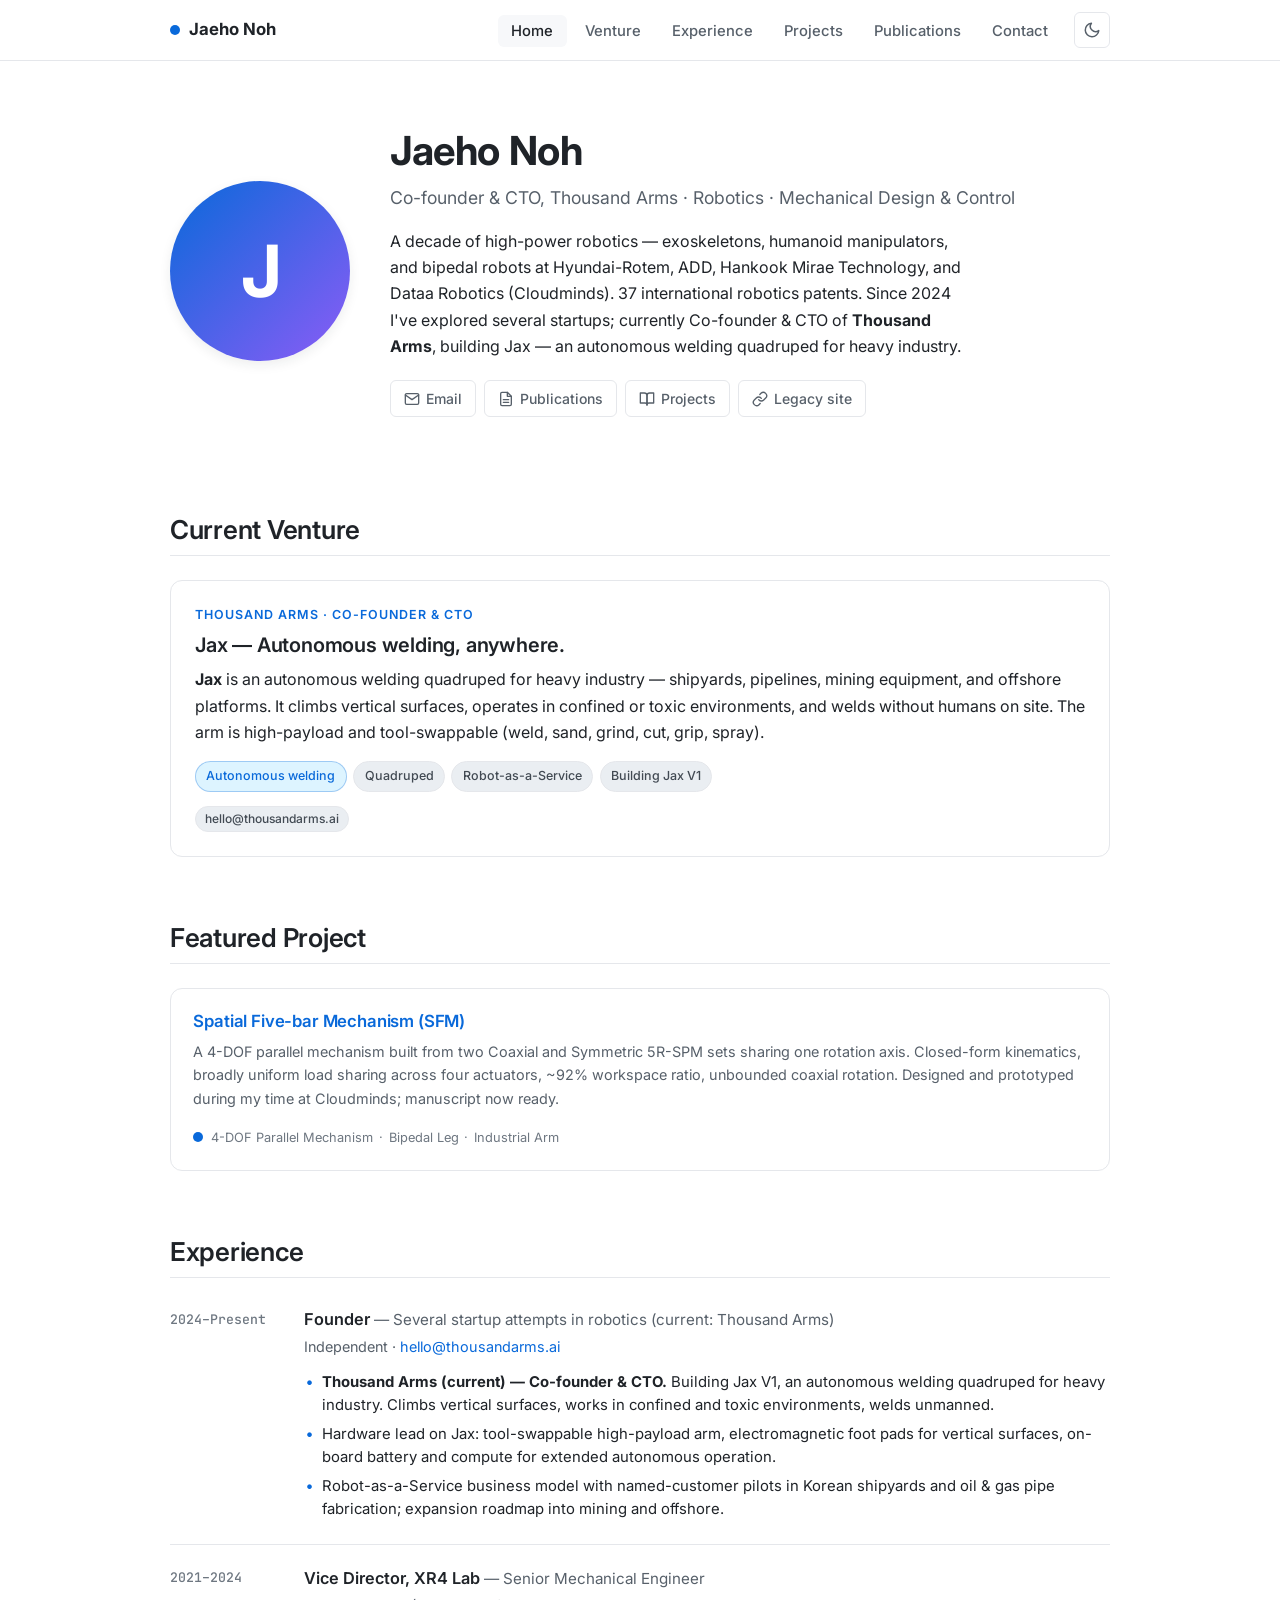
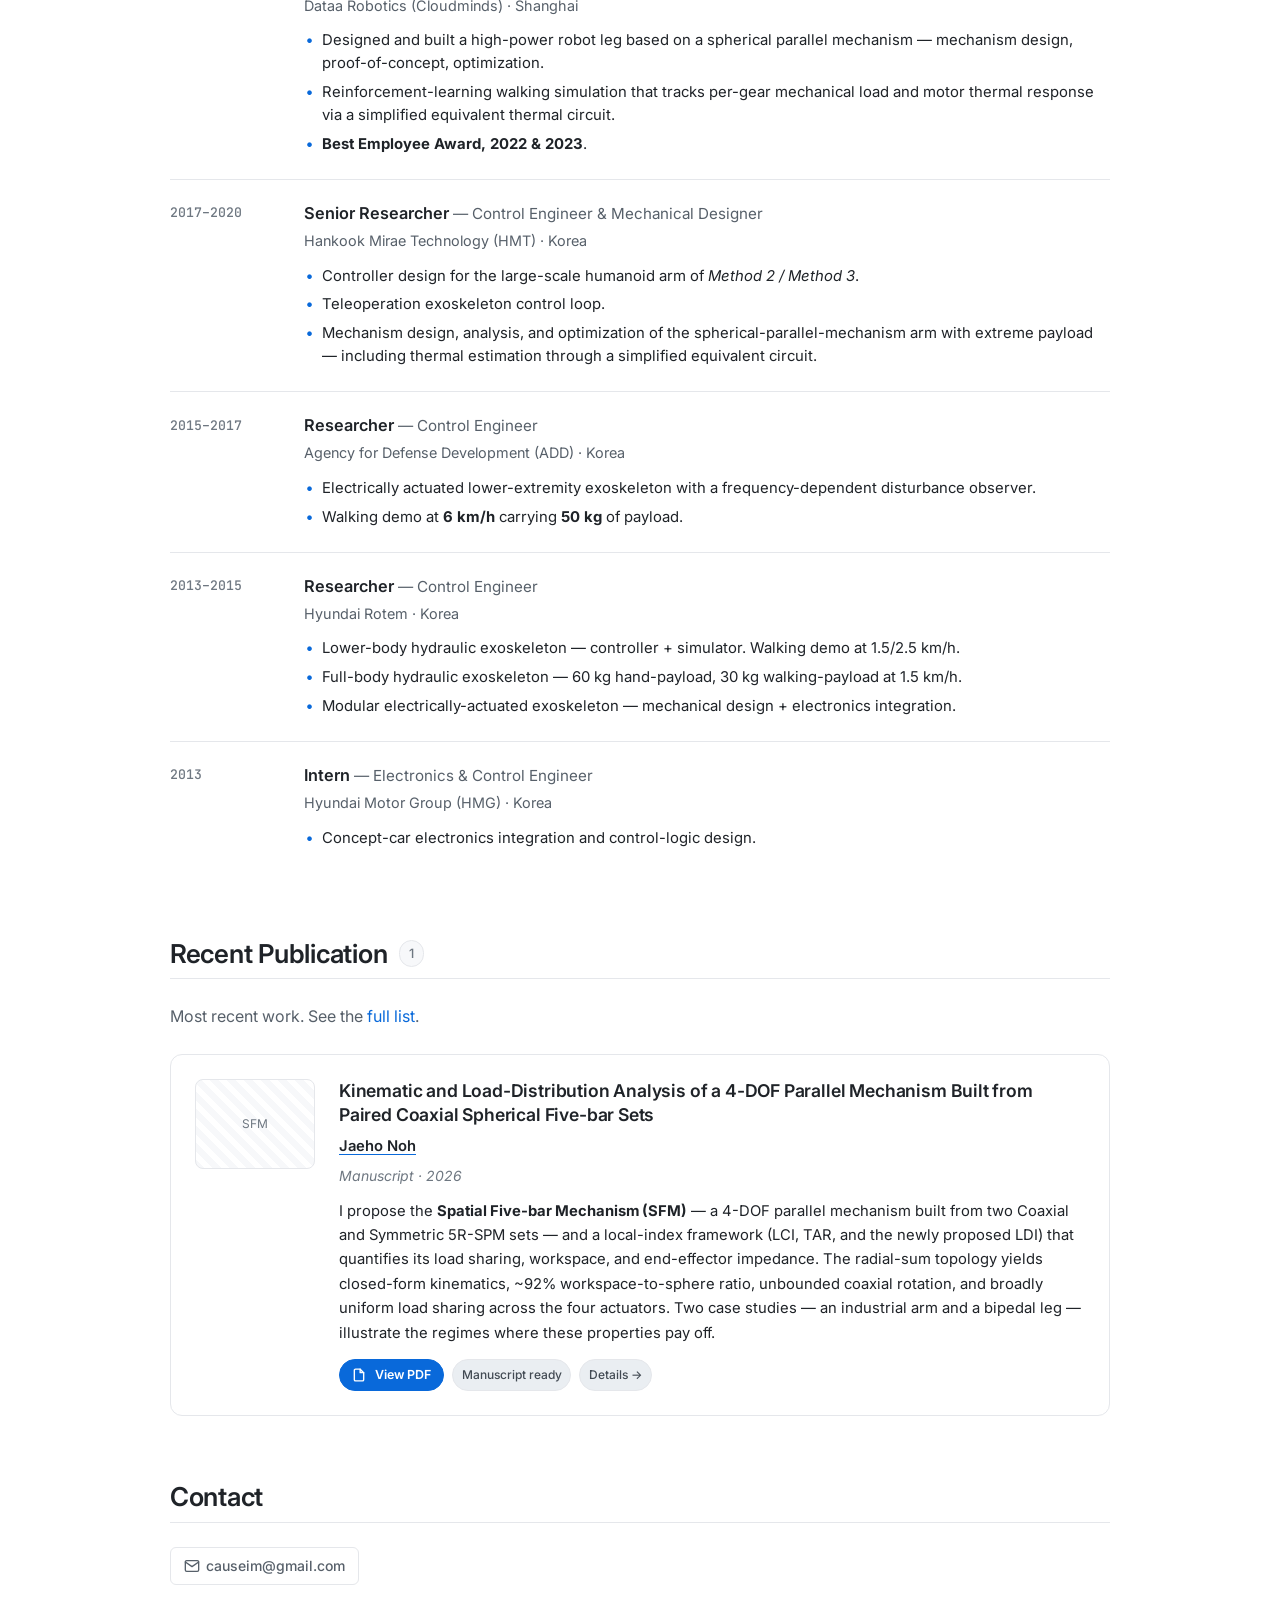
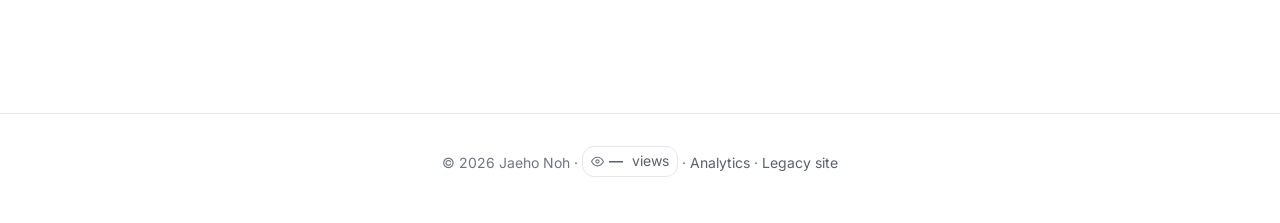
<file: index.html>
<!doctype html>
<html lang="ko">
<head>
  <meta charset="utf-8" />
  <meta name="viewport" content="width=device-width, initial-scale=1" />
  <title>Jaeho Noh — Robotics Research</title>
  <meta name="description" content="Jaeho Noh — Co-founder & CTO of Thousand Arms, building Jax: an autonomous welding quadruped for heavy industry. Spatial Five-bar Mechanism (SFM) research." />
  <link rel="preconnect" href="https://fonts.googleapis.com" />
  <link rel="preconnect" href="https://fonts.gstatic.com" crossorigin />
  <link href="https://fonts.googleapis.com/css2?family=Inter:wght@400;500;600;700&family=JetBrains+Mono:wght@400;500&display=swap" rel="stylesheet" />
  <link rel="stylesheet" href="assets/css/style.css" />
  <link rel="icon" href="data:image/svg+xml,%3Csvg xmlns='http://www.w3.org/2000/svg' viewBox='0 0 100 100'%3E%3Ccircle cx='50' cy='50' r='45' fill='%230969da'/%3E%3Ctext x='50' y='68' text-anchor='middle' font-size='55' font-family='sans-serif' font-weight='700' fill='white'%3EC%3C/text%3E%3C/svg%3E" />
  <!-- GoatCounter analytics — privacy-friendly, no cookies. Dashboard: https://causeim.goatcounter.com -->
  <script data-goatcounter="https://causeim.goatcounter.com/count" async src="//gc.zgo.at/count.js"></script>
</head>
<body>
  <header class="site-header">
    <nav class="nav" aria-label="Primary">
      <a href="index.html" class="nav-brand">
        <span class="nav-brand-dot" aria-hidden="true"></span>
        <span>Jaeho Noh</span>
      </a>
      <button class="nav-toggle" aria-label="Toggle navigation" aria-expanded="false">
        <svg width="20" height="20" viewBox="0 0 24 24" fill="none" stroke="currentColor" stroke-width="2"><line x1="3" y1="6" x2="21" y2="6"/><line x1="3" y1="12" x2="21" y2="12"/><line x1="3" y1="18" x2="21" y2="18"/></svg>
      </button>
      <ul class="nav-links" id="nav-links">
        <li><a href="index.html" class="active">Home</a></li>
        <li><a href="#venture">Venture</a></li>
        <li><a href="#experience">Experience</a></li>
        <li><a href="projects.html">Projects</a></li>
        <li><a href="publications.html">Publications</a></li>
        <li><a href="#contact">Contact</a></li>
        <li>
          <button class="theme-toggle" aria-label="Toggle theme">
            <svg class="icon-moon" viewBox="0 0 24 24" fill="none" stroke="currentColor" stroke-width="2" stroke-linecap="round" stroke-linejoin="round"><path d="M21 12.79A9 9 0 1 1 11.21 3 7 7 0 0 0 21 12.79z"/></svg>
            <svg class="icon-sun" viewBox="0 0 24 24" fill="none" stroke="currentColor" stroke-width="2" stroke-linecap="round" stroke-linejoin="round"><circle cx="12" cy="12" r="5"/><line x1="12" y1="1" x2="12" y2="3"/><line x1="12" y1="21" x2="12" y2="23"/><line x1="4.22" y1="4.22" x2="5.64" y2="5.64"/><line x1="18.36" y1="18.36" x2="19.78" y2="19.78"/><line x1="1" y1="12" x2="3" y2="12"/><line x1="21" y1="12" x2="23" y2="12"/><line x1="4.22" y1="19.78" x2="5.64" y2="18.36"/><line x1="18.36" y1="5.64" x2="19.78" y2="4.22"/></svg>
          </button>
        </li>
      </ul>
    </nav>
  </header>

  <main>
    <!-- Hero / About -->
    <section class="hero" id="about">
      <div class="hero-avatar" aria-hidden="true">J</div>
      <div>
        <h1>Jaeho Noh</h1>
        <p class="hero-role">Co-founder &amp; CTO, Thousand Arms &middot; Robotics &middot; <span class="text-muted">Mechanical Design &amp; Control</span></p>
        <p class="hero-bio">
          A decade of high-power robotics — exoskeletons, humanoid manipulators, and bipedal robots
          at Hyundai-Rotem, ADD, Hankook Mirae Technology, and Dataa Robotics (Cloudminds). 37
          international robotics patents. Since 2024 I've explored several startups; currently
          Co-founder &amp; CTO of <strong>Thousand Arms</strong>, building Jax — an autonomous
          welding quadruped for heavy industry.
        </p>
        <div class="hero-links">
          <a class="icon-link" href="mailto:causeim@gmail.com">
            <svg viewBox="0 0 24 24" fill="none" stroke="currentColor" stroke-width="2" stroke-linecap="round" stroke-linejoin="round"><path d="M4 4h16c1.1 0 2 .9 2 2v12c0 1.1-.9 2-2 2H4c-1.1 0-2-.9-2-2V6c0-1.1.9-2 2-2z"/><polyline points="22,6 12,13 2,6"/></svg>
            Email
          </a>
          <a class="icon-link" href="publications.html">
            <svg viewBox="0 0 24 24" fill="none" stroke="currentColor" stroke-width="2" stroke-linecap="round" stroke-linejoin="round"><path d="M14 2H6a2 2 0 0 0-2 2v16a2 2 0 0 0 2 2h12a2 2 0 0 0 2-2V8z"/><polyline points="14 2 14 8 20 8"/><line x1="16" y1="13" x2="8" y2="13"/><line x1="16" y1="17" x2="8" y2="17"/></svg>
            Publications
          </a>
          <a class="icon-link" href="projects.html">
            <svg viewBox="0 0 24 24" fill="none" stroke="currentColor" stroke-width="2" stroke-linecap="round" stroke-linejoin="round"><path d="M2 3h6a4 4 0 0 1 4 4v14a3 3 0 0 0-3-3H2z"/><path d="M22 3h-6a4 4 0 0 0-4 4v14a3 3 0 0 1 3-3h7z"/></svg>
            Projects
          </a>
          <a class="icon-link" href="https://sites.google.com/view/causeim" target="_blank" rel="noopener">
            <svg viewBox="0 0 24 24" fill="none" stroke="currentColor" stroke-width="2" stroke-linecap="round" stroke-linejoin="round"><path d="M10 13a5 5 0 0 0 7.54.54l3-3a5 5 0 0 0-7.07-7.07l-1.72 1.71"/><path d="M14 11a5 5 0 0 0-7.54-.54l-3 3a5 5 0 0 0 7.07 7.07l1.71-1.71"/></svg>
            Legacy site
          </a>
        </div>
      </div>
    </section>

    <!-- Current Venture -->
    <section id="venture">
      <div class="section-title">
        <h2>Current Venture</h2>
      </div>
      <article class="card">
        <div class="eyebrow" style="font-size: 0.78rem; color: var(--accent); font-weight: 600; letter-spacing: 0.08em; text-transform: uppercase; margin-bottom: 0.4rem;">
          Thousand Arms &middot; Co-founder &amp; CTO
        </div>
        <h3 style="margin-top: 0; margin-bottom: 0.5rem;">Jax — Autonomous welding, anywhere.</h3>
        <p>
          <strong>Jax</strong> is an autonomous welding quadruped for heavy industry — shipyards,
          pipelines, mining equipment, and offshore platforms. It climbs vertical surfaces,
          operates in confined or toxic environments, and welds without humans on site. The arm
          is high-payload and tool-swappable (weld, sand, grind, cut, grip, spray).
        </p>
        <div class="badges" style="margin-top: 0.8rem;">
          <span class="badge accent">Autonomous welding</span>
          <span class="badge">Quadruped</span>
          <span class="badge">Robot-as-a-Service</span>
          <span class="badge">Building Jax V1</span>
        </div>
        <div class="pub-actions" style="margin-top: 0.85rem;">
          <a href="mailto:hello@thousandarms.ai" class="pub-tag">hello@thousandarms.ai</a>
        </div>
      </article>
    </section>

    <!-- Featured Project -->
    <section id="featured">
      <div class="section-title">
        <h2>Featured Project</h2>
      </div>
      <a href="projects.html" class="project-card" style="display:block;">
        <h3>Spatial Five-bar Mechanism (SFM)</h3>
        <p>
          A 4-DOF parallel mechanism built from two Coaxial and Symmetric 5R-SPM sets sharing one
          rotation axis. Closed-form kinematics, broadly uniform load sharing across four
          actuators, ~92% workspace ratio, unbounded coaxial rotation. Designed and prototyped
          during my time at Cloudminds; manuscript now ready.
        </p>
        <div class="project-meta">
          <span class="dot-lang" aria-hidden="true"></span>
          <span>4-DOF Parallel Mechanism</span>
          <span>&middot;</span>
          <span>Bipedal Leg</span>
          <span>&middot;</span>
          <span>Industrial Arm</span>
        </div>
      </a>
    </section>

    <!-- Experience -->
    <section id="experience">
      <div class="section-title">
        <h2>Experience</h2>
      </div>

      <ol class="timeline">
        <li class="timeline-item">
          <div class="timeline-year">2024&ndash;Present</div>
          <div class="timeline-body">
            <div class="timeline-title">Founder <span class="timeline-role">— Several startup attempts in robotics (current: Thousand Arms)</span></div>
            <div class="timeline-org">Independent &middot; <a href="mailto:hello@thousandarms.ai">hello@thousandarms.ai</a></div>
            <ul class="timeline-bullets">
              <li><strong>Thousand Arms (current) — Co-founder &amp; CTO.</strong> Building Jax V1, an autonomous welding quadruped for heavy industry. Climbs vertical surfaces, works in confined and toxic environments, welds unmanned.</li>
              <li>Hardware lead on Jax: tool-swappable high-payload arm, electromagnetic foot pads for vertical surfaces, on-board battery and compute for extended autonomous operation.</li>
              <li>Robot-as-a-Service business model with named-customer pilots in Korean shipyards and oil &amp; gas pipe fabrication; expansion roadmap into mining and offshore.</li>
            </ul>
          </div>
        </li>

        <li class="timeline-item">
          <div class="timeline-year">2021&ndash;2024</div>
          <div class="timeline-body">
            <div class="timeline-title">Vice Director, XR4 Lab <span class="timeline-role">— Senior Mechanical Engineer</span></div>
            <div class="timeline-org">Dataa Robotics (Cloudminds) &middot; Shanghai</div>
            <ul class="timeline-bullets">
              <li>Designed and built a high-power robot leg based on a spherical parallel mechanism — mechanism design, proof-of-concept, optimization.</li>
              <li>Reinforcement-learning walking simulation that tracks per-gear mechanical load and motor thermal response via a simplified equivalent thermal circuit.</li>
              <li><strong>Best Employee Award, 2022 &amp; 2023</strong>.</li>
            </ul>
          </div>
        </li>

        <li class="timeline-item">
          <div class="timeline-year">2017&ndash;2020</div>
          <div class="timeline-body">
            <div class="timeline-title">Senior Researcher <span class="timeline-role">— Control Engineer &amp; Mechanical Designer</span></div>
            <div class="timeline-org">Hankook Mirae Technology (HMT) &middot; Korea</div>
            <ul class="timeline-bullets">
              <li>Controller design for the large-scale humanoid arm of <em>Method 2 / Method 3</em>.</li>
              <li>Teleoperation exoskeleton control loop.</li>
              <li>Mechanism design, analysis, and optimization of the spherical-parallel-mechanism arm with extreme payload — including thermal estimation through a simplified equivalent circuit.</li>
            </ul>
          </div>
        </li>

        <li class="timeline-item">
          <div class="timeline-year">2015&ndash;2017</div>
          <div class="timeline-body">
            <div class="timeline-title">Researcher <span class="timeline-role">— Control Engineer</span></div>
            <div class="timeline-org">Agency for Defense Development (ADD) &middot; Korea</div>
            <ul class="timeline-bullets">
              <li>Electrically actuated lower-extremity exoskeleton with a frequency-dependent disturbance observer.</li>
              <li>Walking demo at <strong>6 km/h</strong> carrying <strong>50 kg</strong> of payload.</li>
            </ul>
          </div>
        </li>

        <li class="timeline-item">
          <div class="timeline-year">2013&ndash;2015</div>
          <div class="timeline-body">
            <div class="timeline-title">Researcher <span class="timeline-role">— Control Engineer</span></div>
            <div class="timeline-org">Hyundai Rotem &middot; Korea</div>
            <ul class="timeline-bullets">
              <li>Lower-body hydraulic exoskeleton — controller + simulator. Walking demo at 1.5/2.5 km/h.</li>
              <li>Full-body hydraulic exoskeleton — 60 kg hand-payload, 30 kg walking-payload at 1.5 km/h.</li>
              <li>Modular electrically-actuated exoskeleton — mechanical design + electronics integration.</li>
            </ul>
          </div>
        </li>

        <li class="timeline-item">
          <div class="timeline-year">2013</div>
          <div class="timeline-body">
            <div class="timeline-title">Intern <span class="timeline-role">— Electronics &amp; Control Engineer</span></div>
            <div class="timeline-org">Hyundai Motor Group (HMG) &middot; Korea</div>
            <ul class="timeline-bullets">
              <li>Concept-car electronics integration and control-logic design.</li>
            </ul>
          </div>
        </li>
      </ol>
    </section>

    <!-- Recent / Selected Publications -->
    <section id="recent-pubs">
      <div class="section-title">
        <h2>Recent Publication</h2>
        <span class="count">1</span>
      </div>
      <p class="section-lead">Most recent work. See the <a href="publications.html">full list</a>.</p>
      <article class="card pub">
        <a href="assets/papers/noh2026-sfm.pdf" target="_blank" rel="noopener" aria-label="Open PDF in new tab" data-track-paper="sfm-2026">
          <div class="pub-thumb placeholder" aria-hidden="true">SFM</div>
        </a>
        <div class="pub-body">
          <h3><a href="assets/papers/noh2026-sfm.pdf" target="_blank" rel="noopener" data-track-paper="sfm-2026">Kinematic and Load-Distribution Analysis of a 4-DOF Parallel Mechanism Built from Paired Coaxial Spherical Five-bar Sets</a></h3>
          <p class="pub-authors"><span class="me">Jaeho Noh</span></p>
          <p class="pub-venue">Manuscript &middot; 2026</p>
          <p class="pub-abstract">
            I propose the <strong>Spatial Five-bar Mechanism (SFM)</strong> — a 4-DOF parallel
            mechanism built from two Coaxial and Symmetric 5R-SPM sets — and a local-index
            framework (LCI, TAR, and the newly proposed LDI) that quantifies its load sharing,
            workspace, and end-effector impedance. The radial-sum topology yields closed-form
            kinematics, ~92% workspace-to-sphere ratio, unbounded coaxial rotation, and broadly
            uniform load sharing across the four actuators. Two case studies — an industrial arm
            and a bipedal leg — illustrate the regimes where these properties pay off.
          </p>
          <div class="pub-actions">
            <a href="assets/papers/noh2026-sfm.pdf" target="_blank" rel="noopener" class="pub-tag pub-tag-primary" data-track-paper="sfm-2026">
              <svg width="14" height="14" viewBox="0 0 24 24" fill="none" stroke="currentColor" stroke-width="2.4" stroke-linecap="round" stroke-linejoin="round" style="vertical-align:-2px;margin-right:0.25rem"><path d="M14 2H6a2 2 0 0 0-2 2v16a2 2 0 0 0 2 2h12a2 2 0 0 0 2-2V8z"/><polyline points="14 2 14 8 20 8"/></svg>
              View PDF
            </a>
            <span class="pub-tag">Manuscript ready</span>
            <a href="publications.html" class="pub-tag">Details &rarr;</a>
          </div>
        </div>
      </article>
    </section>

    <!-- Contact -->
    <section id="contact">
      <div class="section-title">
        <h2>Contact</h2>
      </div>
      <div class="hero-links">
        <a class="icon-link" href="mailto:causeim@gmail.com">
          <svg viewBox="0 0 24 24" fill="none" stroke="currentColor" stroke-width="2" stroke-linecap="round" stroke-linejoin="round"><path d="M4 4h16c1.1 0 2 .9 2 2v12c0 1.1-.9 2-2 2H4c-1.1 0-2-.9-2-2V6c0-1.1.9-2 2-2z"/><polyline points="22,6 12,13 2,6"/></svg>
          causeim@gmail.com
        </a>
      </div>
    </section>
  </main>

  <footer class="site-footer">
    <p>
      &copy; <span id="year">2026</span> Jaeho Noh &middot;
      <span class="site-counter" title="Visitors tracked by GoatCounter">
        <svg class="counter-icon" viewBox="0 0 24 24" fill="none" stroke="currentColor" stroke-width="2" stroke-linecap="round" stroke-linejoin="round" aria-hidden="true"><path d="M1 12s4-8 11-8 11 8 11 8-4 8-11 8-11-8-11-8z"/><circle cx="12" cy="12" r="3"/></svg>
        <span id="site-views">&mdash;</span>&nbsp;views
      </span> &middot;
      <a href="https://causeim.goatcounter.com" target="_blank" rel="noopener">Analytics</a> &middot;
      <a href="https://sites.google.com/view/causeim" target="_blank" rel="noopener">Legacy site</a>
    </p>
  </footer>

  <script src="assets/js/main.js"></script>
</body>
</html>
</file>
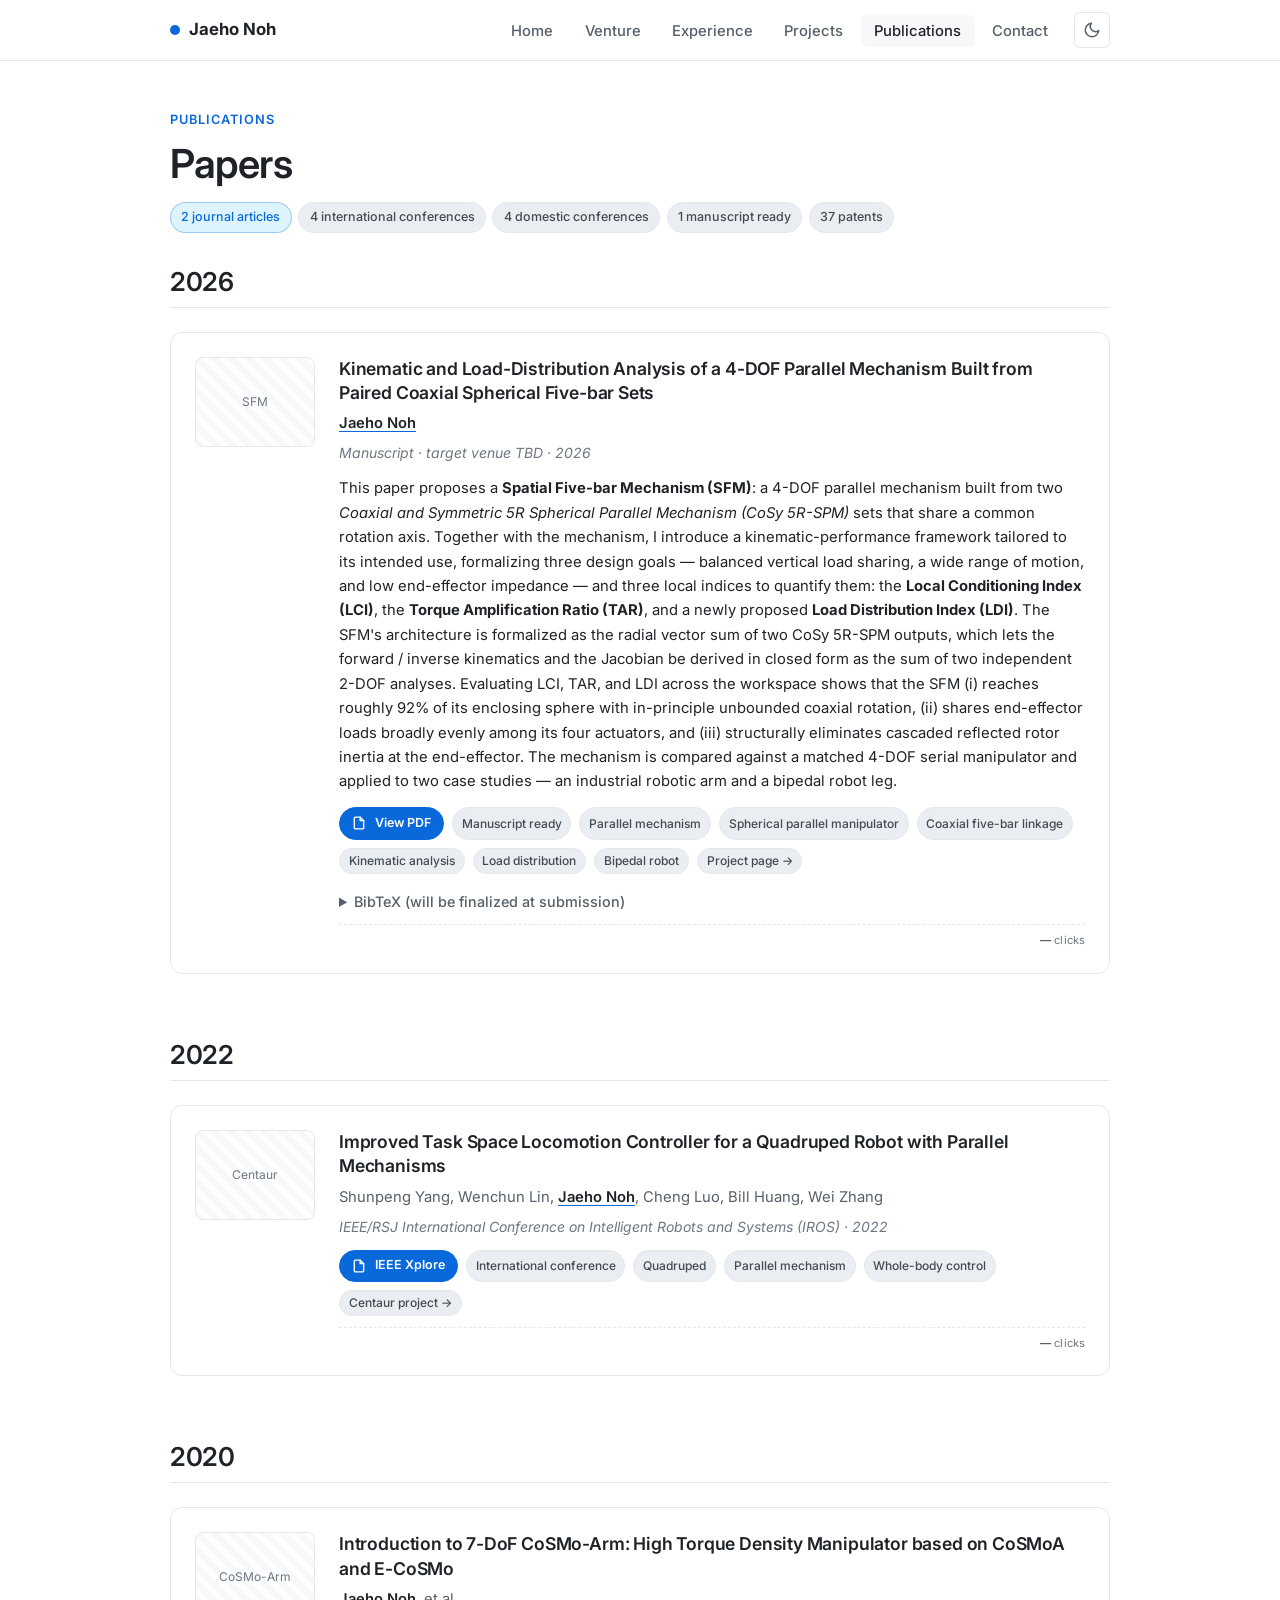
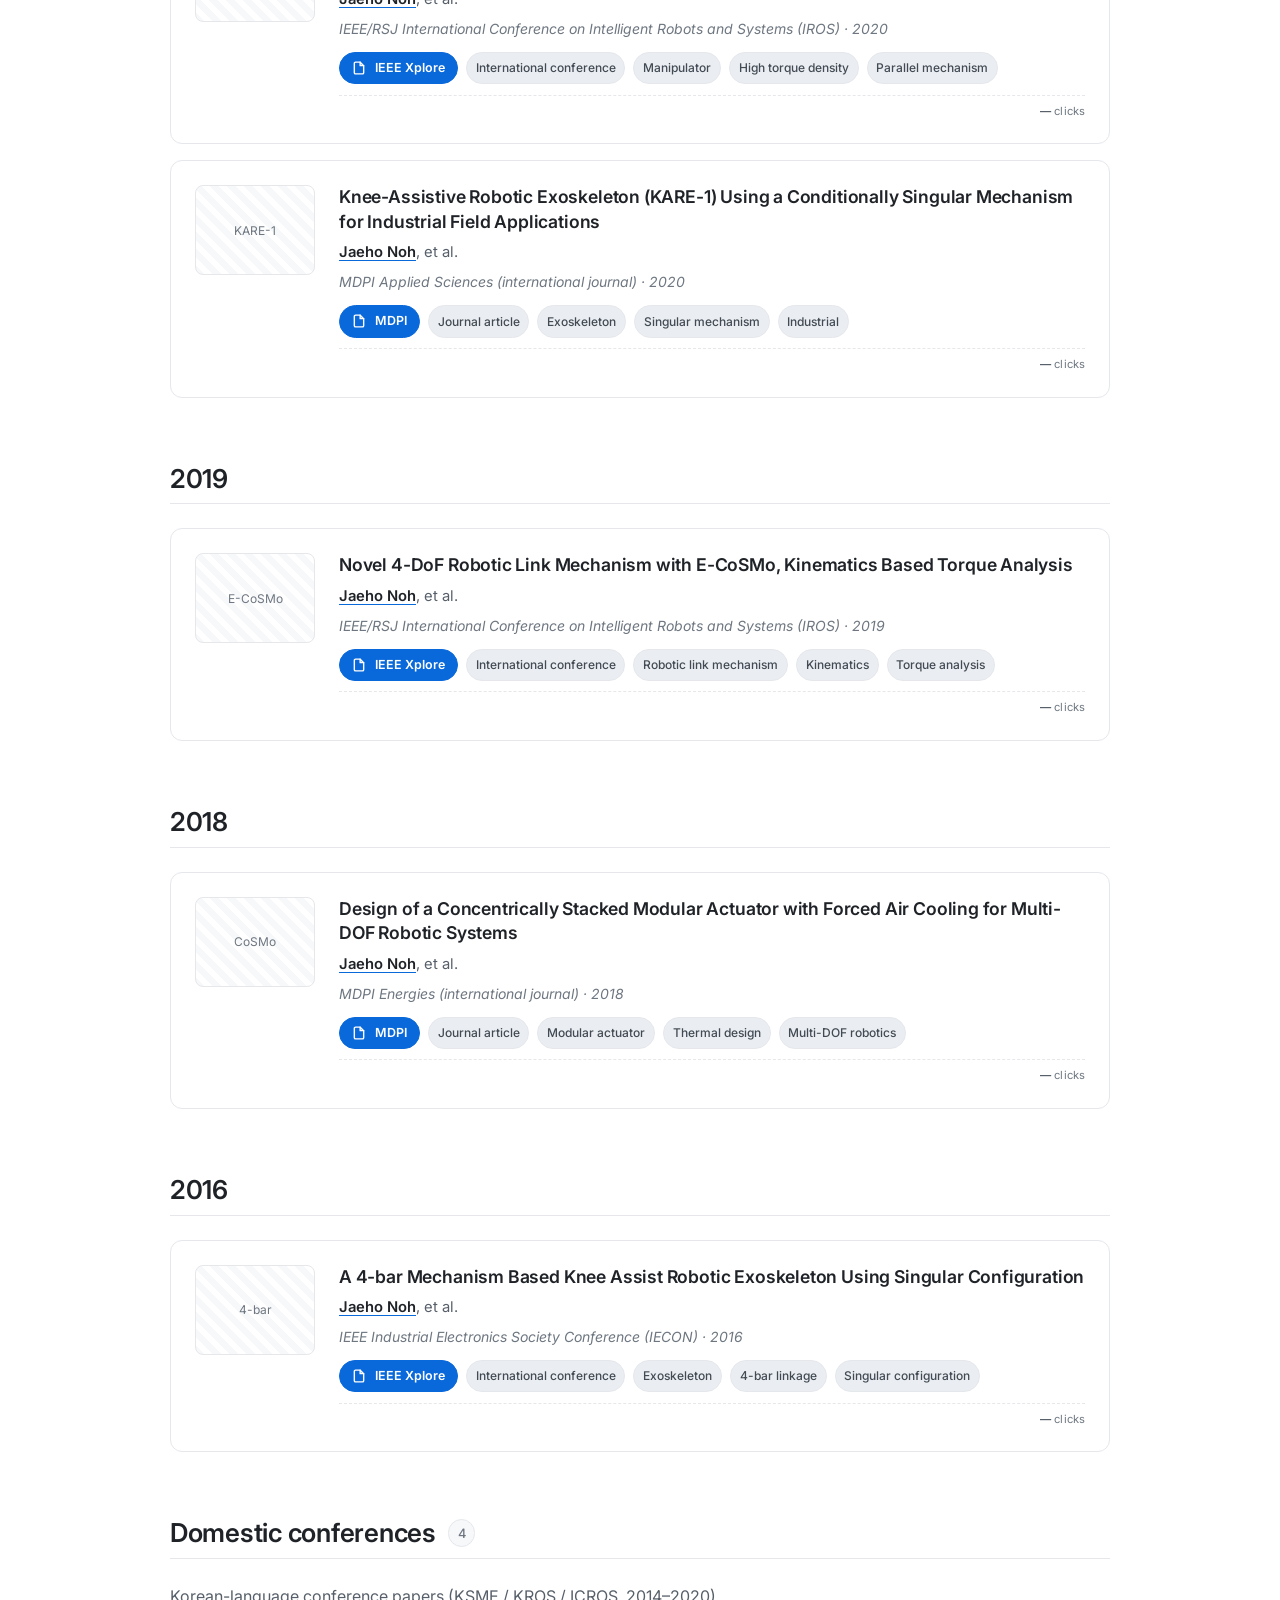
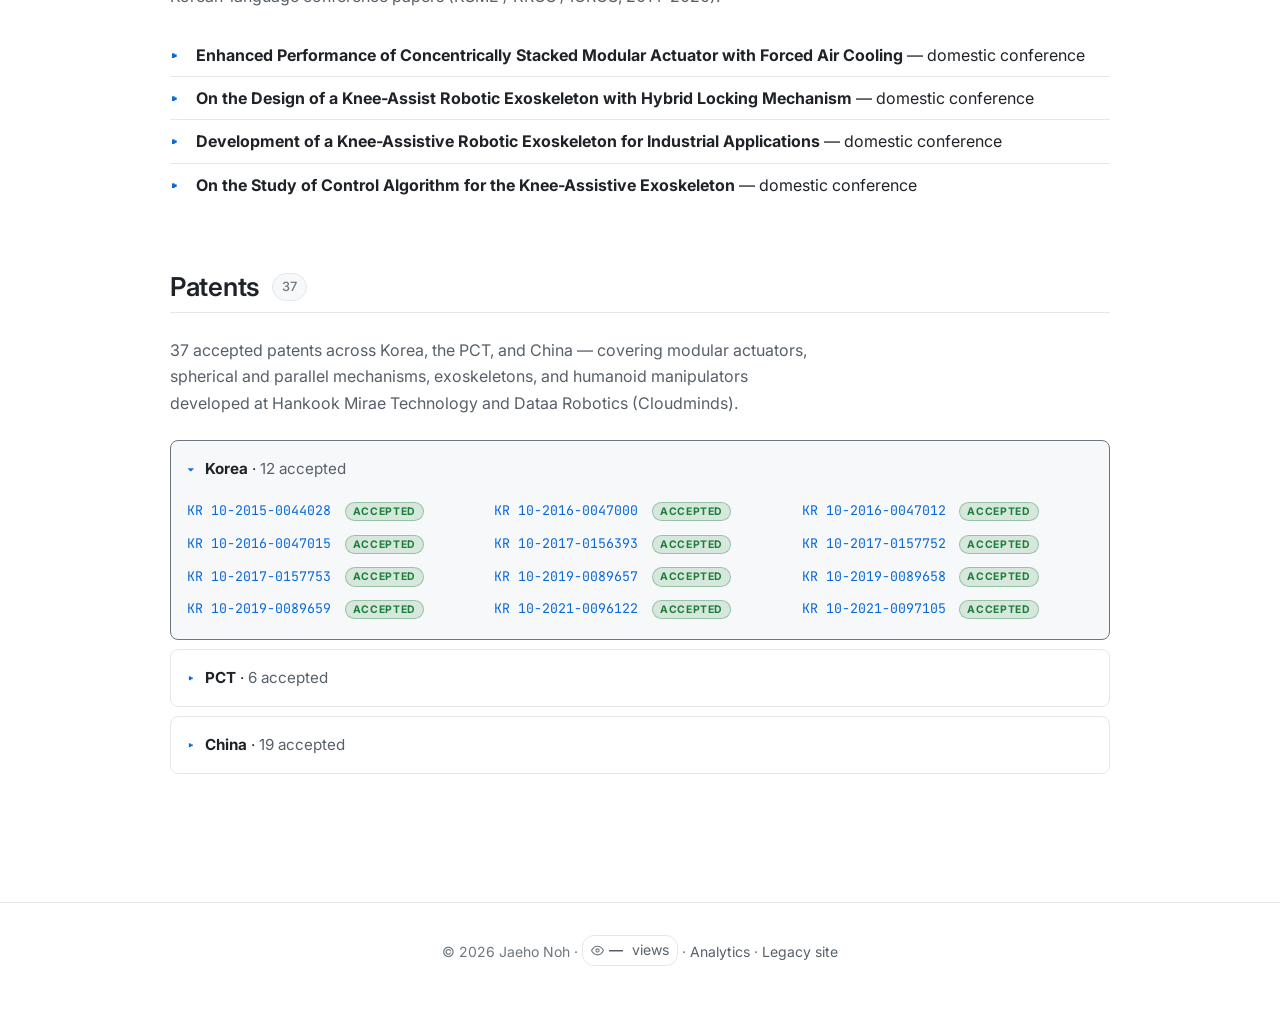
<file: publications.html>
<!doctype html>
<html lang="ko">
<head>
  <meta charset="utf-8" />
  <meta name="viewport" content="width=device-width, initial-scale=1" />
  <title>Publications — Jaeho Noh</title>
  <meta name="description" content="Publications by Jaeho Noh, including the upcoming paper on coaxial spherical parallel mechanisms." />
  <link rel="preconnect" href="https://fonts.googleapis.com" />
  <link rel="preconnect" href="https://fonts.gstatic.com" crossorigin />
  <link href="https://fonts.googleapis.com/css2?family=Inter:wght@400;500;600;700&family=JetBrains+Mono:wght@400;500&display=swap" rel="stylesheet" />
  <link rel="stylesheet" href="assets/css/style.css" />
  <link rel="icon" href="data:image/svg+xml,%3Csvg xmlns='http://www.w3.org/2000/svg' viewBox='0 0 100 100'%3E%3Ccircle cx='50' cy='50' r='45' fill='%230969da'/%3E%3Ctext x='50' y='68' text-anchor='middle' font-size='55' font-family='sans-serif' font-weight='700' fill='white'%3EC%3C/text%3E%3C/svg%3E" />
  <!-- GoatCounter analytics — privacy-friendly, no cookies. Dashboard: https://causeim.goatcounter.com -->
  <script data-goatcounter="https://causeim.goatcounter.com/count" async src="//gc.zgo.at/count.js"></script>
</head>
<body>
  <header class="site-header">
    <nav class="nav" aria-label="Primary">
      <a href="index.html" class="nav-brand">
        <span class="nav-brand-dot" aria-hidden="true"></span>
        <span>Jaeho Noh</span>
      </a>
      <button class="nav-toggle" aria-label="Toggle navigation" aria-expanded="false">
        <svg width="20" height="20" viewBox="0 0 24 24" fill="none" stroke="currentColor" stroke-width="2"><line x1="3" y1="6" x2="21" y2="6"/><line x1="3" y1="12" x2="21" y2="12"/><line x1="3" y1="18" x2="21" y2="18"/></svg>
      </button>
      <ul class="nav-links" id="nav-links">
        <li><a href="index.html">Home</a></li>
        <li><a href="index.html#venture">Venture</a></li>
        <li><a href="index.html#experience">Experience</a></li>
        <li><a href="projects.html">Projects</a></li>
        <li><a href="publications.html" class="active">Publications</a></li>
        <li><a href="index.html#contact">Contact</a></li>
        <li>
          <button class="theme-toggle" aria-label="Toggle theme">
            <svg class="icon-moon" viewBox="0 0 24 24" fill="none" stroke="currentColor" stroke-width="2" stroke-linecap="round" stroke-linejoin="round"><path d="M21 12.79A9 9 0 1 1 11.21 3 7 7 0 0 0 21 12.79z"/></svg>
            <svg class="icon-sun" viewBox="0 0 24 24" fill="none" stroke="currentColor" stroke-width="2" stroke-linecap="round" stroke-linejoin="round"><circle cx="12" cy="12" r="5"/><line x1="12" y1="1" x2="12" y2="3"/><line x1="12" y1="21" x2="12" y2="23"/><line x1="4.22" y1="4.22" x2="5.64" y2="5.64"/><line x1="18.36" y1="18.36" x2="19.78" y2="19.78"/><line x1="1" y1="12" x2="3" y2="12"/><line x1="21" y1="12" x2="23" y2="12"/><line x1="4.22" y1="19.78" x2="5.64" y2="18.36"/><line x1="18.36" y1="5.64" x2="19.78" y2="4.22"/></svg>
          </button>
        </li>
      </ul>
    </nav>
  </header>

  <main>
    <div class="project-header">
      <div class="eyebrow">Publications</div>
      <h1>Papers</h1>
      <div class="badges">
        <span class="badge accent">2 journal articles</span>
        <span class="badge">4 international conferences</span>
        <span class="badge">4 domestic conferences</span>
        <span class="badge">1 manuscript ready</span>
        <span class="badge">37 patents</span>
      </div>
    </div>

    <!-- 2026 -->
    <section id="y-2026">
      <div class="section-title">
        <h2>2026</h2>
      </div>

      <article class="card pub">
        <a href="assets/papers/noh2026-sfm.pdf" target="_blank" rel="noopener" aria-label="Open PDF in new tab" data-track-paper="sfm-2026">
          <div class="pub-thumb placeholder" aria-hidden="true">SFM</div>
        </a>
        <div class="pub-body">
          <h3><a href="assets/papers/noh2026-sfm.pdf" target="_blank" rel="noopener" data-track-paper="sfm-2026">Kinematic and Load-Distribution Analysis of a 4-DOF Parallel Mechanism Built from Paired Coaxial Spherical Five-bar Sets</a></h3>
          <p class="pub-authors">
            <span class="me">Jaeho Noh</span>
          </p>
          <p class="pub-venue">Manuscript &middot; target venue TBD &middot; 2026</p>
          <p class="pub-abstract">
            This paper proposes a <strong>Spatial Five-bar Mechanism (SFM)</strong>: a 4-DOF
            parallel mechanism built from two <em>Coaxial and Symmetric 5R Spherical Parallel
            Mechanism (CoSy 5R-SPM)</em> sets that share a common rotation axis. Together with
            the mechanism, I introduce a kinematic-performance framework tailored to its intended
            use, formalizing three design goals — balanced vertical load sharing, a wide range of
            motion, and low end-effector impedance — and three local indices to quantify them:
            the <strong>Local Conditioning Index (LCI)</strong>, the <strong>Torque Amplification
            Ratio (TAR)</strong>, and a newly proposed <strong>Load Distribution Index
            (LDI)</strong>. The SFM's architecture is formalized as the radial vector sum of two
            CoSy 5R-SPM outputs, which lets the forward / inverse kinematics and the Jacobian be
            derived in closed form as the sum of two independent 2-DOF analyses. Evaluating LCI,
            TAR, and LDI across the workspace shows that the SFM (i) reaches roughly 92% of its
            enclosing sphere with in-principle unbounded coaxial rotation, (ii) shares
            end-effector loads broadly evenly among its four actuators, and (iii) structurally
            eliminates cascaded reflected rotor inertia at the end-effector. The mechanism is
            compared against a matched 4-DOF serial manipulator and applied to two case studies —
            an industrial robotic arm and a bipedal robot leg.
          </p>
          <div class="pub-actions">
            <a href="assets/papers/noh2026-sfm.pdf" target="_blank" rel="noopener" class="pub-tag pub-tag-primary" data-track-paper="sfm-2026">
              <svg width="14" height="14" viewBox="0 0 24 24" fill="none" stroke="currentColor" stroke-width="2.4" stroke-linecap="round" stroke-linejoin="round" style="vertical-align:-2px;margin-right:0.25rem"><path d="M14 2H6a2 2 0 0 0-2 2v16a2 2 0 0 0 2 2h12a2 2 0 0 0 2-2V8z"/><polyline points="14 2 14 8 20 8"/></svg>
              View PDF
            </a>
            <span class="pub-tag">Manuscript ready</span>
            <span class="pub-tag">Parallel mechanism</span>
            <span class="pub-tag">Spherical parallel manipulator</span>
            <span class="pub-tag">Coaxial five-bar linkage</span>
            <span class="pub-tag">Kinematic analysis</span>
            <span class="pub-tag">Load distribution</span>
            <span class="pub-tag">Bipedal robot</span>
            <a href="projects.html" class="pub-tag">Project page &rarr;</a>
          </div>

          <details style="margin-top: 1rem;">
            <summary style="cursor: pointer; color: var(--text-muted); font-size: 0.9rem; font-weight: 500;">
              BibTeX (will be finalized at submission)
            </summary>
            <div class="bibtex" style="margin-top: 0.75rem;">
              <button class="copy-btn" data-copy="bibtex-1">Copy</button>
<pre id="bibtex-1">@unpublished{noh2026sfm,
  author  = {Noh, Jaeho},
  title   = {Kinematic and Load-Distribution Analysis of a 4-{DOF}
             Parallel Mechanism Built from Paired Coaxial Spherical
             Five-bar Sets},
  year    = {2026},
  note    = {Manuscript}
}</pre>
            </div>
          </details>
          <div class="pub-stats">
            <span class="paper-clicks" data-paper-id="sfm-2026" title="Total outbound clicks tracked by GoatCounter">
              <span class="paper-clicks-count">&mdash;</span>&nbsp;clicks
            </span>
          </div>
        </div>
      </article>
    </section>

        <!-- 2022 -->
    <section id="y-2022">
      <div class="section-title">
        <h2>2022</h2>
      </div>

      <article class="card pub">
        <a href="https://ieeexplore.ieee.org/document/9981385/" target="_blank" rel="noopener" aria-label="Open IEEE Xplore page in new tab" data-track-paper="iros-2022-centaur">
          <div class="pub-thumb placeholder" aria-hidden="true">Centaur</div>
        </a>
        <div class="pub-body">
          <h3><a href="https://ieeexplore.ieee.org/document/9981385/" target="_blank" rel="noopener" data-track-paper="iros-2022-centaur">Improved Task Space Locomotion Controller for a Quadruped Robot with Parallel Mechanisms</a></h3>
          <p class="pub-authors">Shunpeng Yang, Wenchun Lin, <span class="me">Jaeho Noh</span>, Cheng Luo, Bill Huang, Wei Zhang</p>
          <p class="pub-venue">IEEE/RSJ International Conference on Intelligent Robots and Systems (IROS) &middot; 2022</p>
          <div class="pub-actions">
            <a href="https://ieeexplore.ieee.org/document/9981385/" target="_blank" rel="noopener" class="pub-tag pub-tag-primary" data-track-paper="iros-2022-centaur">
              <svg width="14" height="14" viewBox="0 0 24 24" fill="none" stroke="currentColor" stroke-width="2.4" stroke-linecap="round" stroke-linejoin="round" style="vertical-align:-2px;margin-right:0.25rem"><path d="M14 2H6a2 2 0 0 0-2 2v16a2 2 0 0 0 2 2h12a2 2 0 0 0 2-2V8z"/><polyline points="14 2 14 8 20 8"/></svg>
              IEEE Xplore
            </a>
            <span class="pub-tag">International conference</span>
            <span class="pub-tag">Quadruped</span>
            <span class="pub-tag">Parallel mechanism</span>
            <span class="pub-tag">Whole-body control</span>
            <a href="projects.html#earlier-projects" class="pub-tag">Centaur project &rarr;</a>
          </div>
          <div class="pub-stats">
            <span class="paper-clicks" data-paper-id="iros-2022-centaur" title="Total outbound clicks tracked by GoatCounter">
              <span class="paper-clicks-count">&mdash;</span>&nbsp;clicks
            </span>
          </div>
        </div>
      </article>
    </section>

    <!-- 2020 -->
    <section id="y-2020">
      <div class="section-title">
        <h2>2020</h2>
      </div>

      <!-- IROS 2020 — CoSMo-Arm -->
      <article class="card pub">
        <a href="https://ieeexplore.ieee.org/document/9341252/" target="_blank" rel="noopener" aria-label="Open IEEE Xplore page in new tab" data-track-paper="iros-2020-cosmo-arm">
          <div class="pub-thumb placeholder" aria-hidden="true">CoSMo-Arm</div>
        </a>
        <div class="pub-body">
          <h3><a href="https://ieeexplore.ieee.org/document/9341252/" target="_blank" rel="noopener" data-track-paper="iros-2020-cosmo-arm">Introduction to 7-DoF CoSMo-Arm: High Torque Density Manipulator based on CoSMoA and E-CoSMo</a></h3>
          <!-- TODO: Replace with full author list when known -->
          <p class="pub-authors"><span class="me">Jaeho Noh</span>, et&nbsp;al.</p>
          <p class="pub-venue">IEEE/RSJ International Conference on Intelligent Robots and Systems (IROS) &middot; 2020</p>
          <div class="pub-actions">
            <a href="https://ieeexplore.ieee.org/document/9341252/" target="_blank" rel="noopener" class="pub-tag pub-tag-primary" data-track-paper="iros-2020-cosmo-arm">
              <svg width="14" height="14" viewBox="0 0 24 24" fill="none" stroke="currentColor" stroke-width="2.4" stroke-linecap="round" stroke-linejoin="round" style="vertical-align:-2px;margin-right:0.25rem"><path d="M14 2H6a2 2 0 0 0-2 2v16a2 2 0 0 0 2 2h12a2 2 0 0 0 2-2V8z"/><polyline points="14 2 14 8 20 8"/></svg>
              IEEE Xplore
            </a>
            <span class="pub-tag">International conference</span>
            <span class="pub-tag">Manipulator</span>
            <span class="pub-tag">High torque density</span>
            <span class="pub-tag">Parallel mechanism</span>
          </div>
          <div class="pub-stats">
            <span class="paper-clicks" data-paper-id="iros-2020-cosmo-arm" title="Total outbound clicks tracked by GoatCounter">
              <span class="paper-clicks-count">&mdash;</span>&nbsp;clicks
            </span>
          </div>
        </div>
      </article>

      <!-- MDPI 2020 — KARE-1 -->
      <article class="card pub">
        <a href="https://www.mdpi.com/2076-3417/10/15/5141" target="_blank" rel="noopener" aria-label="Open MDPI page in new tab" data-track-paper="mdpi-2020-kare1">
          <div class="pub-thumb placeholder" aria-hidden="true">KARE-1</div>
        </a>
        <div class="pub-body">
          <h3><a href="https://www.mdpi.com/2076-3417/10/15/5141" target="_blank" rel="noopener" data-track-paper="mdpi-2020-kare1">Knee-Assistive Robotic Exoskeleton (KARE-1) Using a Conditionally Singular Mechanism for Industrial Field Applications</a></h3>
          <!-- TODO: Replace with full author list when known -->
          <p class="pub-authors"><span class="me">Jaeho Noh</span>, et&nbsp;al.</p>
          <p class="pub-venue">MDPI Applied Sciences (international journal) &middot; 2020</p>
          <div class="pub-actions">
            <a href="https://www.mdpi.com/2076-3417/10/15/5141" target="_blank" rel="noopener" class="pub-tag pub-tag-primary" data-track-paper="mdpi-2020-kare1">
              <svg width="14" height="14" viewBox="0 0 24 24" fill="none" stroke="currentColor" stroke-width="2.4" stroke-linecap="round" stroke-linejoin="round" style="vertical-align:-2px;margin-right:0.25rem"><path d="M14 2H6a2 2 0 0 0-2 2v16a2 2 0 0 0 2 2h12a2 2 0 0 0 2-2V8z"/><polyline points="14 2 14 8 20 8"/></svg>
              MDPI
            </a>
            <span class="pub-tag">Journal article</span>
            <span class="pub-tag">Exoskeleton</span>
            <span class="pub-tag">Singular mechanism</span>
            <span class="pub-tag">Industrial</span>
          </div>
          <div class="pub-stats">
            <span class="paper-clicks" data-paper-id="mdpi-2020-kare1" title="Total outbound clicks tracked by GoatCounter">
              <span class="paper-clicks-count">&mdash;</span>&nbsp;clicks
            </span>
          </div>
        </div>
      </article>
    </section>

    <!-- 2019 -->
    <section id="y-2019">
      <div class="section-title">
        <h2>2019</h2>
      </div>

      <article class="card pub">
        <a href="https://ieeexplore.ieee.org/document/8967851/" target="_blank" rel="noopener" aria-label="Open IEEE Xplore page in new tab" data-track-paper="iros-2019-e-cosmo">
          <div class="pub-thumb placeholder" aria-hidden="true">E-CoSMo</div>
        </a>
        <div class="pub-body">
          <h3><a href="https://ieeexplore.ieee.org/document/8967851/" target="_blank" rel="noopener" data-track-paper="iros-2019-e-cosmo">Novel 4-DoF Robotic Link Mechanism with E-CoSMo, Kinematics Based Torque Analysis</a></h3>
          <!-- TODO: Replace with full author list when known -->
          <p class="pub-authors"><span class="me">Jaeho Noh</span>, et&nbsp;al.</p>
          <p class="pub-venue">IEEE/RSJ International Conference on Intelligent Robots and Systems (IROS) &middot; 2019</p>
          <div class="pub-actions">
            <a href="https://ieeexplore.ieee.org/document/8967851/" target="_blank" rel="noopener" class="pub-tag pub-tag-primary" data-track-paper="iros-2019-e-cosmo">
              <svg width="14" height="14" viewBox="0 0 24 24" fill="none" stroke="currentColor" stroke-width="2.4" stroke-linecap="round" stroke-linejoin="round" style="vertical-align:-2px;margin-right:0.25rem"><path d="M14 2H6a2 2 0 0 0-2 2v16a2 2 0 0 0 2 2h12a2 2 0 0 0 2-2V8z"/><polyline points="14 2 14 8 20 8"/></svg>
              IEEE Xplore
            </a>
            <span class="pub-tag">International conference</span>
            <span class="pub-tag">Robotic link mechanism</span>
            <span class="pub-tag">Kinematics</span>
            <span class="pub-tag">Torque analysis</span>
          </div>
          <div class="pub-stats">
            <span class="paper-clicks" data-paper-id="iros-2019-e-cosmo" title="Total outbound clicks tracked by GoatCounter">
              <span class="paper-clicks-count">&mdash;</span>&nbsp;clicks
            </span>
          </div>
        </div>
      </article>
    </section>

    <!-- 2018 -->
    <section id="y-2018">
      <div class="section-title">
        <h2>2018</h2>
      </div>

      <article class="card pub">
        <a href="https://www.mdpi.com/1996-1073/11/11/2947" target="_blank" rel="noopener" aria-label="Open MDPI page in new tab" data-track-paper="mdpi-2018-cosmo">
          <div class="pub-thumb placeholder" aria-hidden="true">CoSMo</div>
        </a>
        <div class="pub-body">
          <h3><a href="https://www.mdpi.com/1996-1073/11/11/2947" target="_blank" rel="noopener" data-track-paper="mdpi-2018-cosmo">Design of a Concentrically Stacked Modular Actuator with Forced Air Cooling for Multi-DOF Robotic Systems</a></h3>
          <!-- TODO: Replace with full author list when known -->
          <p class="pub-authors"><span class="me">Jaeho Noh</span>, et&nbsp;al.</p>
          <p class="pub-venue">MDPI Energies (international journal) &middot; 2018</p>
          <div class="pub-actions">
            <a href="https://www.mdpi.com/1996-1073/11/11/2947" target="_blank" rel="noopener" class="pub-tag pub-tag-primary" data-track-paper="mdpi-2018-cosmo">
              <svg width="14" height="14" viewBox="0 0 24 24" fill="none" stroke="currentColor" stroke-width="2.4" stroke-linecap="round" stroke-linejoin="round" style="vertical-align:-2px;margin-right:0.25rem"><path d="M14 2H6a2 2 0 0 0-2 2v16a2 2 0 0 0 2 2h12a2 2 0 0 0 2-2V8z"/><polyline points="14 2 14 8 20 8"/></svg>
              MDPI
            </a>
            <span class="pub-tag">Journal article</span>
            <span class="pub-tag">Modular actuator</span>
            <span class="pub-tag">Thermal design</span>
            <span class="pub-tag">Multi-DOF robotics</span>
          </div>
          <div class="pub-stats">
            <span class="paper-clicks" data-paper-id="mdpi-2018-cosmo" title="Total outbound clicks tracked by GoatCounter">
              <span class="paper-clicks-count">&mdash;</span>&nbsp;clicks
            </span>
          </div>
        </div>
      </article>
    </section>

    <!-- 2016 -->
    <section id="y-2016">
      <div class="section-title">
        <h2>2016</h2>
      </div>

      <article class="card pub">
        <a href="https://ieeexplore.ieee.org/document/7793059/" target="_blank" rel="noopener" aria-label="Open IEEE Xplore page in new tab" data-track-paper="iecon-2016-4bar">
          <div class="pub-thumb placeholder" aria-hidden="true">4-bar</div>
        </a>
        <div class="pub-body">
          <h3><a href="https://ieeexplore.ieee.org/document/7793059/" target="_blank" rel="noopener" data-track-paper="iecon-2016-4bar">A 4-bar Mechanism Based Knee Assist Robotic Exoskeleton Using Singular Configuration</a></h3>
          <!-- TODO: Replace with full author list when known -->
          <p class="pub-authors"><span class="me">Jaeho Noh</span>, et&nbsp;al.</p>
          <p class="pub-venue">IEEE Industrial Electronics Society Conference (IECON) &middot; 2016</p>
          <div class="pub-actions">
            <a href="https://ieeexplore.ieee.org/document/7793059/" target="_blank" rel="noopener" class="pub-tag pub-tag-primary" data-track-paper="iecon-2016-4bar">
              <svg width="14" height="14" viewBox="0 0 24 24" fill="none" stroke="currentColor" stroke-width="2.4" stroke-linecap="round" stroke-linejoin="round" style="vertical-align:-2px;margin-right:0.25rem"><path d="M14 2H6a2 2 0 0 0-2 2v16a2 2 0 0 0 2 2h12a2 2 0 0 0 2-2V8z"/><polyline points="14 2 14 8 20 8"/></svg>
              IEEE Xplore
            </a>
            <span class="pub-tag">International conference</span>
            <span class="pub-tag">Exoskeleton</span>
            <span class="pub-tag">4-bar linkage</span>
            <span class="pub-tag">Singular configuration</span>
          </div>
          <div class="pub-stats">
            <span class="paper-clicks" data-paper-id="iecon-2016-4bar" title="Total outbound clicks tracked by GoatCounter">
              <span class="paper-clicks-count">&mdash;</span>&nbsp;clicks
            </span>
          </div>
        </div>
      </article>
    </section>

    <!-- Domestic conferences (Korean) -->
    <section id="y-domestic">
      <div class="section-title">
        <h2>Domestic conferences</h2>
        <span class="count">4</span>
      </div>
      <p class="section-lead">
        Korean-language conference papers (KSME / KROS / ICROS, 2014–2020).
        <!-- TODO: confirm exact year/venue for each below -->
      </p>

      <ul class="feature-list">
        <li><strong>Enhanced Performance of Concentrically Stacked Modular Actuator with Forced Air Cooling</strong> — domestic conference</li>
        <li><strong>On the Design of a Knee-Assist Robotic Exoskeleton with Hybrid Locking Mechanism</strong> — domestic conference</li>
        <li><strong>Development of a Knee-Assistive Robotic Exoskeleton for Industrial Applications</strong> — domestic conference</li>
        <li><strong>On the Study of Control Algorithm for the Knee-Assistive Exoskeleton</strong> — domestic conference</li>
      </ul>
    </section>

    <!-- Patents -->
    <section id="patents">
      <div class="section-title">
        <h2>Patents</h2>
        <span class="count">37</span>
      </div>
      <p class="section-lead">
        37 accepted patents across Korea, the PCT, and China — covering modular actuators,
        spherical and parallel mechanisms, exoskeletons, and humanoid manipulators developed at
        Hankook Mirae Technology and Dataa Robotics (Cloudminds).
      </p>

      <details open>
        <summary><strong>Korea</strong> &middot; <span class="text-muted">12 accepted</span></summary>
        <ol class="patent-list">
          <li><a href="https://doi.org/10.8080/1020150044028" target="_blank" rel="noopener">KR&nbsp;10-2015-0044028</a> <span class="patent-status">Accepted</span></li>
          <li><a href="https://doi.org/10.8080/1020160047000" target="_blank" rel="noopener">KR&nbsp;10-2016-0047000</a> <span class="patent-status">Accepted</span></li>
          <li><a href="https://doi.org/10.8080/1020160047012" target="_blank" rel="noopener">KR&nbsp;10-2016-0047012</a> <span class="patent-status">Accepted</span></li>
          <li><a href="https://doi.org/10.8080/1020160047015" target="_blank" rel="noopener">KR&nbsp;10-2016-0047015</a> <span class="patent-status">Accepted</span></li>
          <li><a href="https://doi.org/10.8080/1020170156393" target="_blank" rel="noopener">KR&nbsp;10-2017-0156393</a> <span class="patent-status">Accepted</span></li>
          <li><a href="https://doi.org/10.8080/1020170157752" target="_blank" rel="noopener">KR&nbsp;10-2017-0157752</a> <span class="patent-status">Accepted</span></li>
          <li><a href="https://doi.org/10.8080/1020170157753" target="_blank" rel="noopener">KR&nbsp;10-2017-0157753</a> <span class="patent-status">Accepted</span></li>
          <li><a href="https://doi.org/10.8080/1020190089657" target="_blank" rel="noopener">KR&nbsp;10-2019-0089657</a> <span class="patent-status">Accepted</span></li>
          <li><a href="https://doi.org/10.8080/1020190089658" target="_blank" rel="noopener">KR&nbsp;10-2019-0089658</a> <span class="patent-status">Accepted</span></li>
          <li><a href="https://doi.org/10.8080/1020190089659" target="_blank" rel="noopener">KR&nbsp;10-2019-0089659</a> <span class="patent-status">Accepted</span></li>
          <li><a href="https://doi.org/10.8080/1020210096122" target="_blank" rel="noopener">KR&nbsp;10-2021-0096122</a> <span class="patent-status">Accepted</span></li>
          <li><a href="https://doi.org/10.8080/1020210097105" target="_blank" rel="noopener">KR&nbsp;10-2021-0097105</a> <span class="patent-status">Accepted</span></li>
        </ol>
      </details>

      <details>
        <summary><strong>PCT</strong> &middot; <span class="text-muted">6 accepted</span></summary>
        <ol class="patent-list">
          <li title="Filed 2019-01-08">PCT/IB2019/050121 <span class="patent-status">Accepted</span></li>
          <li title="Filed 2019-01-08">PCT/IB2019/050122 <span class="patent-status">Accepted</span></li>
          <li title="Filed 2019-08-16">PCT/KR2019/010446 <span class="patent-status">Accepted</span></li>
          <li title="Filed 2020-06-23">PCT/KR2020/008194 <span class="patent-status">Accepted</span></li>
          <li title="Filed 2020-06-23">PCT/KR2020/008197 <span class="patent-status">Accepted</span></li>
          <li title="Filed 2020-06-23">PCT/KR2020/008198 <span class="patent-status">Accepted</span></li>
        </ol>
      </details>

      <details>
        <summary><strong>China</strong> &middot; <span class="text-muted">19 accepted</span></summary>
        <ol class="patent-list">
          <li title="App. CN202111676656.1">CN&nbsp;114104142&nbsp;A <span class="patent-status">Accepted</span></li>
          <li title="App. CN202111602074.9">CN&nbsp;114227665&nbsp;A <span class="patent-status">Accepted</span></li>
          <li title="App. CN202310077936.3">CN&nbsp;115990870&nbsp;A <span class="patent-status">Accepted</span></li>
          <li title="App. CN202310071325.8">CN&nbsp;115990872&nbsp;A <span class="patent-status">Accepted</span></li>
          <li title="App. CN202310071321.X">CN&nbsp;116000906&nbsp;A <span class="patent-status">Accepted</span></li>
          <li title="App. CN202310077538.1">CN&nbsp;116038672&nbsp;A <span class="patent-status">Accepted</span></li>
          <li title="App. CN202211739847.2">CN&nbsp;116142348&nbsp;A <span class="patent-status">Accepted</span></li>
          <li title="App. CN202211740171.9">CN&nbsp;116331382&nbsp;A <span class="patent-status">Accepted</span></li>
          <li title="App. CN202123340372.3">CN&nbsp;216401580&nbsp;U <span class="patent-status">Accepted</span></li>
          <li title="App. CN202123367598.2">CN&nbsp;216401581&nbsp;U <span class="patent-status">Accepted</span></li>
          <li title="App. CN202123441603.X">CN&nbsp;216401582&nbsp;U <span class="patent-status">Accepted</span></li>
          <li title="App. CN202123442164.4">CN&nbsp;216410058&nbsp;U <span class="patent-status">Accepted</span></li>
          <li title="App. CN202123447818.2">CN&nbsp;217294730&nbsp;U <span class="patent-status">Accepted</span></li>
          <li title="App. CN202220492701.1">CN&nbsp;217703481&nbsp;U <span class="patent-status">Accepted</span></li>
          <li title="App. CN202130864802.8">CN&nbsp;307233063&nbsp;S <span class="patent-status">Accepted</span></li>
          <li title="App. CN202130869128.2">CN&nbsp;307245028&nbsp;S <span class="patent-status">Accepted</span></li>
          <li title="App. CN202130862311.X">CN&nbsp;307280835&nbsp;S <span class="patent-status">Accepted</span></li>
          <li title="App. CN202130862313.9">CN&nbsp;307280836&nbsp;S <span class="patent-status">Accepted</span></li>
          <li title="App. CN202130883215.3">CN&nbsp;307436849&nbsp;S <span class="patent-status">Accepted</span></li>
        </ol>
      </details>
    </section>
  </main>

  <footer class="site-footer">
    <p>
      &copy; <span id="year">2026</span> Jaeho Noh &middot;
      <span class="site-counter" title="Visitors tracked by GoatCounter">
        <svg class="counter-icon" viewBox="0 0 24 24" fill="none" stroke="currentColor" stroke-width="2" stroke-linecap="round" stroke-linejoin="round" aria-hidden="true"><path d="M1 12s4-8 11-8 11 8 11 8-4 8-11 8-11-8-11-8z"/><circle cx="12" cy="12" r="3"/></svg>
        <span id="site-views">&mdash;</span>&nbsp;views
      </span> &middot;
      <a href="https://causeim.goatcounter.com" target="_blank" rel="noopener">Analytics</a> &middot;
      <a href="https://sites.google.com/view/causeim" target="_blank" rel="noopener">Legacy site</a>
    </p>
  </footer>

  <script src="assets/js/main.js"></script>
</body>
</html>
</file>
<file: assets/css/style.css>
/* ============================================================
   CauseIM — Academic Portfolio
   Inspired by al-folio / academicpages
   ============================================================ */

:root {
  --font-sans: "Inter", -apple-system, BlinkMacSystemFont, "Segoe UI",
    "Noto Sans KR", Roboto, Helvetica, Arial, sans-serif;
  --font-serif: "Source Serif Pro", "Noto Serif KR", Georgia, "Times New Roman",
    serif;
  --font-mono: "JetBrains Mono", "SF Mono", Menlo, Consolas, monospace;

  /* Light theme */
  --bg: #ffffff;
  --bg-alt: #f7f8fa;
  --bg-code: #f4f4f6;
  --border: #e5e7eb;
  --text: #1f2328;
  --text-muted: #57606a;
  --text-subtle: #6e7781;
  --accent: #0969da;
  --accent-hover: #0550ae;
  --accent-soft: #ddf4ff;
  --tag-bg: #eaeef2;
  --tag-text: #424a53;
  --success: #1a7f37;
  --shadow-sm: 0 1px 2px rgba(31, 35, 40, 0.04);
  --shadow-md: 0 4px 12px rgba(31, 35, 40, 0.08);
  --radius: 8px;
  --radius-lg: 12px;
  --max-width: 980px;
}

[data-theme="dark"] {
  --bg: #0d1117;
  --bg-alt: #161b22;
  --bg-code: #161b22;
  --border: #30363d;
  --text: #e6edf3;
  --text-muted: #9198a1;
  --text-subtle: #7d8590;
  --accent: #4493f8;
  --accent-hover: #79b8ff;
  --accent-soft: #0c2d6b;
  --tag-bg: #21262d;
  --tag-text: #c9d1d9;
  --success: #3fb950;
  --shadow-sm: 0 1px 2px rgba(1, 4, 9, 0.3);
  --shadow-md: 0 4px 12px rgba(1, 4, 9, 0.5);
}

/* ---------- Reset ---------- */
*,
*::before,
*::after {
  box-sizing: border-box;
}

html {
  scroll-behavior: smooth;
  -webkit-text-size-adjust: 100%;
}

body {
  margin: 0;
  font-family: var(--font-sans);
  background: var(--bg);
  color: var(--text);
  line-height: 1.65;
  font-size: 16px;
  -webkit-font-smoothing: antialiased;
  -moz-osx-font-smoothing: grayscale;
  transition: background-color 0.2s ease, color 0.2s ease;
}

img {
  max-width: 100%;
  height: auto;
  display: block;
}

a {
  color: var(--accent);
  text-decoration: none;
  transition: color 0.15s ease;
}

a:hover {
  color: var(--accent-hover);
  text-decoration: underline;
}

h1, h2, h3, h4 {
  font-family: var(--font-sans);
  font-weight: 600;
  line-height: 1.3;
  margin: 0 0 0.6em;
  letter-spacing: -0.01em;
}

h1 { font-size: 2.25rem; }
h2 { font-size: 1.625rem; }
h3 { font-size: 1.25rem; }
h4 { font-size: 1.05rem; }

p { margin: 0 0 1em; }

code {
  font-family: var(--font-mono);
  font-size: 0.9em;
  background: var(--bg-code);
  padding: 0.1em 0.35em;
  border-radius: 4px;
  border: 1px solid var(--border);
}

pre {
  background: var(--bg-code);
  border: 1px solid var(--border);
  border-radius: var(--radius);
  padding: 1em 1.25em;
  overflow-x: auto;
  font-family: var(--font-mono);
  font-size: 0.875rem;
  line-height: 1.55;
}

pre code {
  background: transparent;
  border: none;
  padding: 0;
  font-size: inherit;
}

hr {
  border: none;
  border-top: 1px solid var(--border);
  margin: 2.5rem 0;
}

/* ---------- Header ---------- */
.site-header {
  position: sticky;
  top: 0;
  z-index: 50;
  background: color-mix(in srgb, var(--bg) 92%, transparent);
  backdrop-filter: saturate(180%) blur(10px);
  -webkit-backdrop-filter: saturate(180%) blur(10px);
  border-bottom: 1px solid var(--border);
}

.nav {
  max-width: var(--max-width);
  margin: 0 auto;
  padding: 0 1.25rem;
  display: flex;
  align-items: center;
  justify-content: space-between;
  height: 60px;
}

.nav-brand {
  font-weight: 700;
  font-size: 1.05rem;
  color: var(--text);
  display: flex;
  align-items: center;
  gap: 0.55rem;
}

.nav-brand:hover {
  color: var(--text);
  text-decoration: none;
}

.nav-brand-dot {
  width: 10px;
  height: 10px;
  border-radius: 50%;
  background: var(--accent);
  display: inline-block;
}

.nav-links {
  display: flex;
  gap: 0.25rem;
  align-items: center;
  list-style: none;
  margin: 0;
  padding: 0;
}

.nav-links a {
  color: var(--text-muted);
  padding: 0.45rem 0.85rem;
  border-radius: 6px;
  font-size: 0.925rem;
  font-weight: 500;
  transition: all 0.15s ease;
}

.nav-links a:hover {
  color: var(--text);
  background: var(--bg-alt);
  text-decoration: none;
}

.nav-links a.active {
  color: var(--text);
  background: var(--bg-alt);
}

.theme-toggle {
  background: none;
  border: 1px solid var(--border);
  color: var(--text-muted);
  width: 36px;
  height: 36px;
  border-radius: 6px;
  cursor: pointer;
  display: inline-flex;
  align-items: center;
  justify-content: center;
  margin-left: 0.5rem;
  transition: all 0.15s ease;
}

.theme-toggle:hover {
  color: var(--text);
  background: var(--bg-alt);
  border-color: var(--text-subtle);
}

.theme-toggle svg {
  width: 18px;
  height: 18px;
}

[data-theme="dark"] .theme-toggle .icon-sun { display: block; }
[data-theme="dark"] .theme-toggle .icon-moon { display: none; }
.theme-toggle .icon-sun { display: none; }
.theme-toggle .icon-moon { display: block; }

.nav-toggle {
  display: none;
  background: none;
  border: 1px solid var(--border);
  border-radius: 6px;
  width: 36px;
  height: 36px;
  cursor: pointer;
  color: var(--text);
}

/* ---------- Layout ---------- */
main {
  max-width: var(--max-width);
  margin: 0 auto;
  padding: 3rem 1.25rem 4rem;
}

section + section {
  margin-top: 4rem;
}

/* ---------- Hero ---------- */
.hero {
  display: grid;
  grid-template-columns: 180px 1fr;
  gap: 2.5rem;
  align-items: center;
  padding: 1rem 0 2rem;
}

.hero-avatar {
  width: 180px;
  height: 180px;
  border-radius: 50%;
  background: linear-gradient(135deg, var(--accent), #8b5cf6);
  display: flex;
  align-items: center;
  justify-content: center;
  color: white;
  font-size: 4.5rem;
  font-weight: 700;
  box-shadow: var(--shadow-md);
  overflow: hidden;
  letter-spacing: -0.04em;
}

.hero-avatar img {
  width: 100%;
  height: 100%;
  object-fit: cover;
}

.hero h1 {
  margin: 0 0 0.35rem;
  font-size: 2.5rem;
  font-weight: 700;
}

.hero-role {
  color: var(--text-muted);
  font-size: 1.1rem;
  margin: 0 0 1rem;
}

.hero-bio {
  color: var(--text);
  font-size: 1rem;
  margin: 0 0 1.25rem;
  max-width: 58ch;
}

.hero-links {
  display: flex;
  flex-wrap: wrap;
  gap: 0.5rem;
}

.icon-link {
  display: inline-flex;
  align-items: center;
  gap: 0.4rem;
  padding: 0.4rem 0.8rem;
  border: 1px solid var(--border);
  border-radius: 6px;
  color: var(--text-muted);
  background: var(--bg);
  font-size: 0.875rem;
  font-weight: 500;
  transition: all 0.15s ease;
}

.icon-link:hover {
  color: var(--text);
  border-color: var(--text-subtle);
  background: var(--bg-alt);
  text-decoration: none;
}

.icon-link svg {
  width: 16px;
  height: 16px;
}

/* ---------- Section heads ---------- */
.section-title {
  display: flex;
  align-items: center;
  gap: 0.75rem;
  padding-bottom: 0.5rem;
  border-bottom: 1px solid var(--border);
  margin-bottom: 1.5rem;
}

.section-title h2 {
  margin: 0;
}

.section-title .count {
  font-size: 0.8rem;
  color: var(--text-subtle);
  background: var(--bg-alt);
  padding: 0.15rem 0.55rem;
  border-radius: 20px;
  border: 1px solid var(--border);
  font-weight: 500;
}

.section-lead {
  color: var(--text-muted);
  margin-bottom: 1.5rem;
  max-width: 65ch;
}

/* ---------- Card (generic) ---------- */
.card {
  background: var(--bg);
  border: 1px solid var(--border);
  border-radius: var(--radius-lg);
  padding: 1.5rem;
  transition: border-color 0.15s ease, box-shadow 0.15s ease,
    transform 0.15s ease;
}

.card:hover {
  border-color: var(--text-subtle);
  box-shadow: var(--shadow-md);
}

.card + .card {
  margin-top: 1rem;
}

/* ---------- Publications ---------- */
.pub {
  display: grid;
  grid-template-columns: 120px 1fr;
  gap: 1.5rem;
  align-items: start;
}

.pub-thumb {
  aspect-ratio: 4 / 3;
  background: var(--bg-alt);
  border: 1px solid var(--border);
  border-radius: var(--radius);
  display: flex;
  align-items: center;
  justify-content: center;
  color: var(--text-subtle);
  font-size: 0.75rem;
  text-align: center;
  padding: 0.5rem;
  overflow: hidden;
}

.pub-thumb.placeholder {
  background-image: repeating-linear-gradient(
    45deg,
    var(--bg-alt),
    var(--bg-alt) 6px,
    var(--bg) 6px,
    var(--bg) 12px
  );
}

.pub-body h3 {
  margin: 0 0 0.35rem;
  font-size: 1.1rem;
  line-height: 1.4;
}

.pub-authors {
  color: var(--text-muted);
  font-size: 0.925rem;
  margin: 0 0 0.35rem;
}

.pub-authors .me {
  color: var(--text);
  font-weight: 600;
  text-decoration: underline;
  text-decoration-color: var(--accent);
  text-underline-offset: 3px;
}

.pub-venue {
  font-size: 0.875rem;
  color: var(--text-subtle);
  font-style: italic;
  margin: 0 0 0.75rem;
}

.pub-abstract {
  font-size: 0.925rem;
  color: var(--text);
  margin: 0.5rem 0 0.85rem;
}

.pub-actions {
  display: flex;
  flex-wrap: wrap;
  gap: 0.5rem;
  margin-top: 0.5rem;
}

.pub-tag {
  display: inline-flex;
  align-items: center;
  gap: 0.3rem;
  padding: 0.15rem 0.55rem;
  font-size: 0.75rem;
  font-weight: 500;
  border-radius: 20px;
  background: var(--tag-bg);
  color: var(--tag-text);
  border: 1px solid var(--border);
}

.pub-tag.in-progress {
  background: var(--accent-soft);
  color: var(--accent);
  border-color: color-mix(in srgb, var(--accent) 30%, transparent);
}

/* Primary action button — used for "View PDF" */
.pub-tag.pub-tag-primary {
  background: var(--accent);
  color: #fff;
  border-color: var(--accent);
  font-weight: 600;
  padding: 0.3rem 0.75rem;
  font-size: 0.78rem;
}

.pub-tag.pub-tag-primary:hover {
  background: var(--accent-hover);
  border-color: var(--accent-hover);
  color: #fff;
  text-decoration: none;
}

/* Clickable pub-thumb */
.pub > a > .pub-thumb {
  cursor: pointer;
  transition: transform 0.15s ease, border-color 0.15s ease;
}

.pub > a:hover > .pub-thumb {
  transform: scale(1.02);
  border-color: var(--accent);
}

/* Title as link — keep heading look, hover hint only */
.pub-body h3 a {
  color: var(--text);
  text-decoration: none;
  background-image: linear-gradient(var(--accent), var(--accent));
  background-size: 0% 1.5px;
  background-position: 0 100%;
  background-repeat: no-repeat;
  transition: background-size 0.2s ease, color 0.15s ease;
  padding-bottom: 1px;
}

.pub-body h3 a:hover {
  color: var(--accent);
  background-size: 100% 1.5px;
  text-decoration: none;
}

/* ---------- Projects ---------- */
.project-grid {
  display: grid;
  grid-template-columns: repeat(auto-fit, minmax(280px, 1fr));
  gap: 1.25rem;
}

.project-card {
  display: flex;
  flex-direction: column;
  padding: 1.4rem;
  background: var(--bg);
  border: 1px solid var(--border);
  border-radius: var(--radius-lg);
  transition: all 0.15s ease;
  text-decoration: none;
  color: inherit;
}

.project-card:hover {
  border-color: var(--text-subtle);
  box-shadow: var(--shadow-md);
  transform: translateY(-2px);
  text-decoration: none;
}

.project-card h3 {
  margin: 0 0 0.4rem;
  color: var(--accent);
  font-size: 1.05rem;
}

.project-card p {
  color: var(--text-muted);
  font-size: 0.9rem;
  margin: 0 0 1rem;
  flex-grow: 1;
}

.project-meta {
  display: flex;
  flex-wrap: wrap;
  gap: 0.35rem;
  align-items: center;
  font-size: 0.8rem;
  color: var(--text-subtle);
}

.project-meta .dot-lang {
  width: 10px;
  height: 10px;
  border-radius: 50%;
  background: var(--accent);
  display: inline-block;
  margin-right: 0.15rem;
}

/* ---------- Project detail ---------- */
.project-header {
  margin-bottom: 2rem;
}

.project-header .eyebrow {
  font-size: 0.8rem;
  color: var(--accent);
  font-weight: 600;
  letter-spacing: 0.08em;
  text-transform: uppercase;
  margin-bottom: 0.5rem;
}

.project-header h1 {
  font-size: 2.5rem;
  margin: 0 0 0.75rem;
}

.project-header .subtitle {
  color: var(--text-muted);
  font-size: 1.15rem;
  margin: 0 0 1.25rem;
  max-width: 62ch;
}

.badges {
  display: flex;
  flex-wrap: wrap;
  gap: 0.4rem;
}

.badge {
  display: inline-flex;
  align-items: center;
  padding: 0.25rem 0.65rem;
  font-size: 0.78rem;
  font-weight: 500;
  border-radius: 20px;
  background: var(--tag-bg);
  color: var(--tag-text);
  border: 1px solid var(--border);
}

.badge.accent {
  background: var(--accent-soft);
  color: var(--accent);
  border-color: color-mix(in srgb, var(--accent) 30%, transparent);
}

/* Key-value grid for specs */
.specs {
  display: grid;
  grid-template-columns: repeat(auto-fit, minmax(200px, 1fr));
  gap: 0.75rem;
  margin: 1.5rem 0;
}

.spec {
  padding: 1rem 1.1rem;
  background: var(--bg-alt);
  border: 1px solid var(--border);
  border-radius: var(--radius);
}

.spec-label {
  font-size: 0.78rem;
  color: var(--text-subtle);
  text-transform: uppercase;
  letter-spacing: 0.06em;
  margin-bottom: 0.3rem;
}

.spec-value {
  font-size: 1.15rem;
  font-weight: 600;
  color: var(--text);
}

/* callouts */
.callout {
  padding: 1rem 1.25rem;
  border-left: 3px solid var(--accent);
  background: var(--bg-alt);
  border-radius: 0 var(--radius) var(--radius) 0;
  margin: 1.25rem 0;
}

.callout p:last-child { margin-bottom: 0; }

/* figure */
.figure {
  margin: 1.5rem 0;
}

.figure-img {
  width: 100%;
  aspect-ratio: 16 / 9;
  background: var(--bg-alt);
  border: 1px solid var(--border);
  border-radius: var(--radius);
  display: flex;
  align-items: center;
  justify-content: center;
  color: var(--text-subtle);
  overflow: hidden;
}

.figure-img img {
  width: 100%;
  height: 100%;
  object-fit: cover;
}

.figure figcaption {
  font-size: 0.875rem;
  color: var(--text-subtle);
  text-align: center;
  margin-top: 0.6rem;
  font-style: italic;
}

/* ---------- Timeline (Experience) ---------- */
.timeline {
  list-style: none;
  margin: 0;
  padding: 0;
}

.timeline-item {
  display: grid;
  grid-template-columns: 110px 1fr;
  gap: 1.5rem;
  padding: 1.25rem 0;
  border-top: 1px solid var(--border);
  position: relative;
}

.timeline-item:first-child {
  border-top: none;
  padding-top: 0.25rem;
}

.timeline-year {
  font-family: var(--font-mono);
  font-size: 0.825rem;
  color: var(--text-subtle);
  font-weight: 500;
  padding-top: 0.15rem;
  letter-spacing: 0;
}

.timeline-title {
  font-weight: 600;
  font-size: 1.02rem;
  color: var(--text);
  margin-bottom: 0.15rem;
}

.timeline-role {
  font-weight: 400;
  color: var(--text-muted);
  font-size: 0.95rem;
}

.timeline-org {
  color: var(--text-muted);
  font-size: 0.9rem;
  margin-bottom: 0.55rem;
}

.timeline-bullets {
  list-style: none;
  padding: 0;
  margin: 0.4rem 0 0;
}

.timeline-bullets li {
  position: relative;
  padding: 0.18rem 0 0.18rem 1.1rem;
  color: var(--text);
  font-size: 0.93rem;
  line-height: 1.55;
}

.timeline-bullets li::before {
  content: "•";
  position: absolute;
  left: 0.15rem;
  top: 0.18rem;
  color: var(--accent);
  font-weight: bold;
}

@media (max-width: 600px) {
  .timeline-item {
    grid-template-columns: 1fr;
    gap: 0.4rem;
  }
  .timeline-year { padding-top: 0; }
}

/* ---------- Video grid (YouTube link-outs) ---------- */
.video-grid {
  display: grid;
  grid-template-columns: repeat(auto-fill, minmax(220px, 1fr));
  gap: 0.75rem;
  margin: 1rem 0;
}

.video-card {
  display: block;
  text-decoration: none;
  color: inherit;
  border-radius: var(--radius);
  overflow: hidden;
  background: #000;
  border: 1px solid var(--border);
  transition: transform 0.15s ease, border-color 0.15s ease, box-shadow 0.15s ease;
}

.video-card:hover {
  transform: translateY(-2px);
  border-color: var(--text-subtle);
  box-shadow: var(--shadow-md);
  text-decoration: none;
}

.video-thumb {
  position: relative;
  aspect-ratio: 16 / 9;
  background: #000;
  display: flex;
  align-items: center;
  justify-content: center;
}

.video-thumb img {
  width: 100%;
  height: 100%;
  object-fit: cover;
  display: block;
}

.video-thumb .play-icon {
  position: absolute;
  top: 50%;
  left: 50%;
  transform: translate(-50%, -50%);
  width: 52px;
  height: 52px;
  border-radius: 50%;
  background: rgba(0, 0, 0, 0.65);
  color: #fff;
  display: flex;
  align-items: center;
  justify-content: center;
  font-size: 1.25rem;
  padding-left: 4px; /* visually center the triangle */
  pointer-events: none;
  transition: background 0.15s ease, transform 0.15s ease;
}

.video-card:hover .video-thumb .play-icon {
  background: var(--accent);
  transform: translate(-50%, -50%) scale(1.08);
}

.video-tag {
  position: absolute;
  top: 0.5rem;
  left: 0.5rem;
  padding: 0.15rem 0.5rem;
  background: rgba(0, 0, 0, 0.7);
  color: #fff;
  font-size: 0.7rem;
  font-weight: 600;
  letter-spacing: 0.04em;
  text-transform: uppercase;
  border-radius: 4px;
  pointer-events: none;
}

/* ---------- Patents list ---------- */
#patents details {
  border: 1px solid var(--border);
  border-radius: var(--radius);
  padding: 0.75rem 1rem;
  margin-top: 0.6rem;
  background: var(--bg);
  transition: border-color 0.15s ease;
}

#patents details[open] {
  border-color: var(--text-subtle);
  background: var(--bg-alt);
}

#patents summary {
  cursor: pointer;
  font-size: 0.95rem;
  color: var(--text);
  list-style: none;
  padding: 0.2rem 0;
  user-select: none;
}

#patents summary::-webkit-details-marker { display: none; }

#patents summary::before {
  content: "▸";
  color: var(--accent);
  display: inline-block;
  width: 1.2em;
  transition: transform 0.15s ease;
}

#patents details[open] summary::before {
  content: "▾";
}

.patent-list {
  list-style: none;
  margin: 0.85rem 0 0.25rem;
  padding: 0;
  display: grid;
  grid-template-columns: repeat(auto-fill, minmax(260px, 1fr));
  gap: 0.4rem 1rem;
}

.patent-list li {
  font-family: var(--font-mono);
  font-size: 0.83rem;
  color: var(--text);
  padding: 0.2rem 0;
  line-height: 1.5;
}

.patent-list a {
  color: var(--accent);
  text-decoration: none;
}

.patent-list a:hover {
  text-decoration: underline;
}

.patent-status {
  display: inline-block;
  margin-left: 0.35rem;
  padding: 0.05rem 0.45rem;
  font-family: var(--font-sans);
  font-size: 0.65rem;
  font-weight: 700;
  letter-spacing: 0.06em;
  text-transform: uppercase;
  color: var(--success);
  background: color-mix(in srgb, var(--success) 14%, transparent);
  border: 1px solid color-mix(in srgb, var(--success) 35%, transparent);
  border-radius: 10px;
  vertical-align: middle;
  white-space: nowrap;
}

/* ---------- Photo figures (CAD renders, plots) ----------
   CAD renders use a black background. Wrap each image in a dark "mat" so
   the black edges of the render blend into the figure frame instead of
   fighting the light page background.
*/

.photo-grid {
  display: grid;
  grid-template-columns: repeat(auto-fit, minmax(260px, 1fr));
  gap: 1rem;
  margin: 1rem 0;
}

/* Real <img> inside .figure — sits on a dark mat */
.figure > img {
  display: block;
  width: 100%;
  height: auto;
  background: #000;           /* blends with CAD render black backgrounds */
  border-radius: var(--radius);
  border: 1px solid var(--border);
  box-shadow: var(--shadow-sm);
}

/* Hero photo at the top of a project */
.hero-photo {
  margin-top: 1.5rem;
}

.hero-photo > img {
  max-height: 560px;
  width: auto;
  max-width: 100%;
  margin: 0 auto;
  object-fit: contain;
  background: #000;
}

/* Photo grid tiles — uniform aspect ratio for CAD photos (cropping is OK). */
.photo-grid .figure {
  margin: 0;
}

.photo-grid .figure > img {
  aspect-ratio: 4 / 3;
  object-fit: cover;
  background: #000;
}

/* For plots with a WHITE background (force contours, control plots, torque
   curves), use object-fit: contain so axis labels and legends are NEVER
   cropped — the plot shrinks to fit, white background fills the rest. */
.figure.light-bg > img {
  background: #fff;
}

.photo-grid .figure.light-bg > img {
  object-fit: contain;
  padding: 0.4rem;
}

/* Plot legibility is preserved across themes — white mat regardless. */
[data-theme="dark"] .figure.light-bg > img {
  background: #fff;
}

/* Transparent CAD renders — no mat, no border. The image carries its own
   alpha; let the page bg show through. */
.figure.transparent-bg > img {
  background: transparent;
  border: none;
  box-shadow: none;
}

/* video */
.video-embed {
  position: relative;
  aspect-ratio: 16 / 9;
  border-radius: var(--radius);
  overflow: hidden;
  border: 1px solid var(--border);
  margin: 1.5rem 0;
  background: var(--bg-alt);
}

.video-embed iframe {
  position: absolute;
  top: 0;
  left: 0;
  width: 100%;
  height: 100%;
  border: 0;
}

/* List with icons */
.feature-list {
  list-style: none;
  padding: 0;
  margin: 1rem 0;
}

.feature-list li {
  position: relative;
  padding: 0.5rem 0 0.5rem 1.6rem;
  color: var(--text);
  line-height: 1.65;
}

.feature-list li + li {
  border-top: 1px solid var(--border);
}

.feature-list li::before {
  content: "▸";
  color: var(--accent);
  font-weight: bold;
  position: absolute;
  left: 0;
  top: 0.5rem;
}

.feature-list li strong {
  color: var(--text);
}

/* BibTeX */
.bibtex {
  position: relative;
}

.bibtex pre {
  margin: 0;
  padding-right: 3.5rem;
}

.copy-btn {
  position: absolute;
  top: 0.75rem;
  right: 0.75rem;
  background: var(--bg);
  border: 1px solid var(--border);
  border-radius: 6px;
  padding: 0.3rem 0.6rem;
  font-size: 0.78rem;
  color: var(--text-muted);
  cursor: pointer;
  transition: all 0.15s ease;
}

.copy-btn:hover {
  color: var(--text);
  border-color: var(--text-subtle);
}

.copy-btn.copied {
  color: var(--success);
  border-color: var(--success);
}

/* ---------- Footer ---------- */
.site-footer {
  border-top: 1px solid var(--border);
  margin-top: 4rem;
  padding: 2rem 1.25rem;
  color: var(--text-subtle);
  font-size: 0.875rem;
  text-align: center;
}

.site-footer a {
  color: var(--text-muted);
}

.site-footer p {
  line-height: 1.85;
}

.site-counter {
  display: inline-flex;
  align-items: center;
  gap: 0.3rem;
  padding: 0.1rem 0.5rem;
  border: 1px solid var(--border);
  border-radius: 12px;
  font-variant-numeric: tabular-nums;
  color: var(--text-muted);
  transition: border-color 0.15s ease, color 0.15s ease;
}

.site-counter:hover {
  border-color: var(--text-subtle);
  color: var(--text);
}

.site-counter .counter-icon {
  width: 13px;
  height: 13px;
  opacity: 0.85;
}

.site-counter #site-views {
  font-weight: 600;
}

/* ---------- Responsive ---------- */
@media (max-width: 720px) {
  h1 { font-size: 1.875rem; }
  h2 { font-size: 1.375rem; }

  .hero {
    grid-template-columns: 1fr;
    text-align: center;
    gap: 1.25rem;
  }

  .hero-avatar {
    margin: 0 auto;
    width: 140px;
    height: 140px;
    font-size: 3.5rem;
  }

  .hero-bio { margin-left: auto; margin-right: auto; }
  .hero-links { justify-content: center; }

  .pub {
    grid-template-columns: 1fr;
  }

  .pub-thumb {
    max-width: 240px;
    margin: 0 auto;
    aspect-ratio: 4 / 3;
    width: 100%;
  }

  .nav-links {
    display: none;
    position: absolute;
    top: 60px;
    left: 0;
    right: 0;
    flex-direction: column;
    background: var(--bg);
    border-bottom: 1px solid var(--border);
    padding: 0.5rem 1rem 1rem;
    gap: 0.25rem;
  }

  .nav-links.open { display: flex; }
  .nav-links a { display: block; padding: 0.6rem 0.9rem; }

  .nav-toggle { display: inline-flex; align-items: center; justify-content: center; }

  .project-header h1 { font-size: 1.875rem; }
}

/* ---------- Utilities ---------- */
.sr-only {
  position: absolute;
  width: 1px;
  height: 1px;
  padding: 0;
  margin: -1px;
  overflow: hidden;
  clip: rect(0,0,0,0);
  white-space: nowrap;
  border: 0;
}

.text-muted { color: var(--text-muted); }
.small { font-size: 0.875rem; }


/* ---------- Per-paper click counter (bottom-of-card stats line) ---------- */
.pub-stats {
  margin-top: 0.65rem;
  padding-top: 0.5rem;
  border-top: 1px dashed var(--border);
  text-align: right;
  font-size: 0.7rem;
  color: var(--text-subtle);
  line-height: 1.4;
}

.paper-clicks {
  display: inline;
  padding: 0;
  border: none;
  background: none;
  color: inherit;
  font-variant-numeric: tabular-nums;
  letter-spacing: 0.01em;
}

.paper-clicks .paper-clicks-count {
  font-weight: 600;
  color: var(--text-muted);
}
</file>
